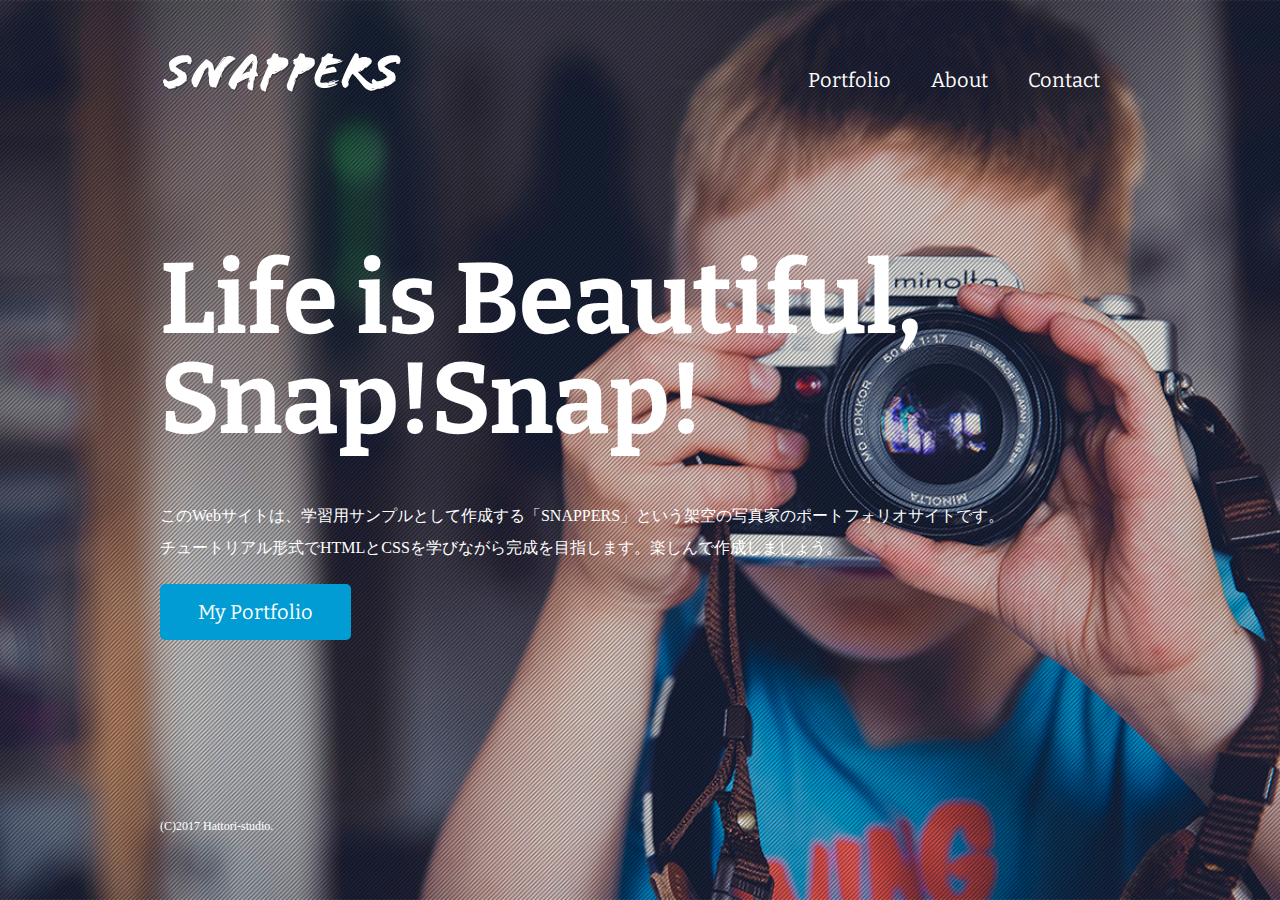
<file: no05_FullScreen/index.html>
<!DOCTYPE html>
<html>
  <head>
    <meta charset="utf-8">
    <title>風景写真家「SNAPPERS」Official Website</title>
    <link href="https://fonts.googleapis.com/css2?family=Bitter:wght@400;700&display=swap" rel="stylesheet">
    <link rel="stylesheet" href="style.css">
  </head>
  <body id="index">
    <!-- headerの始まり -->
    <header>
      <div class="logo">
        <a href="index.html"><img src="../images/logo.png" alt="SNAPPERS"></a>
      </div>
      <nav>
        <ul class="global-nav">
          <li><a href="portfolio.html">Portfolio</a></li>
          <li><a href="about.html">About</a></li>
          <li><a href="contact.html">Contact</a></li>
        </ul>
      </nav>
    </header>
    <!-- headerの終わり -->
    <!-- wrapの始まり -->
    <div id="wrap">
      <div class="content">
        <h1>Life is Beautiful, Snap!Snap!</h1>
        <p>
          このWebサイトは、学習用サンプルとして作成する「SNAPPERS」という架空の写真家のポートフォリオサイトです。<br>
          チュートリアル形式でHTMLとCSSを学びながら完成を目指します。楽しんで作成しましょう。
        </p>
        <p class="btn"><a href="portfolio.html">My Portfolio</a></p>
      </div>
    </div>
    <!-- wrapの終わり -->
    <!-- footerの始まり -->
    <footer>
      <small>(C)2017 Hattori-studio.</small>
    </footer>
    <!-- footerの終わり -->
  </body>
</html>
</file>
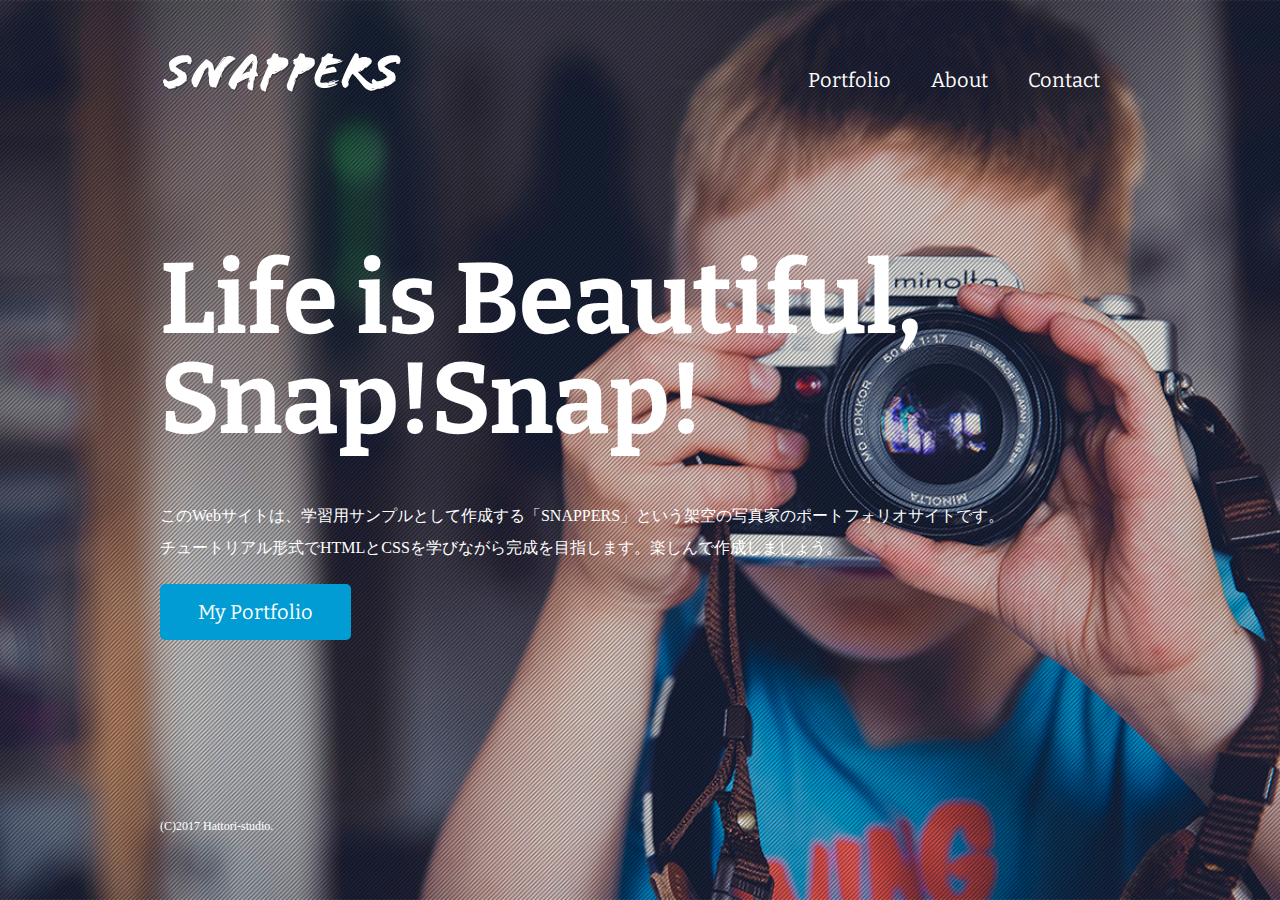
<file: no06_SingleColumn/index.html>
<!DOCTYPE html>
<html>
  <head>
    <meta charset="utf-8">
    <title>風景写真家「SNAPPERS」Official Website</title>
    <link href="https://fonts.googleapis.com/css2?family=Bitter:wght@400;700&display=swap" rel="stylesheet">
    <link rel="stylesheet" href="style.css">
    <link href="../images/favicon.ico" rel="shortcut icon">
  </head>
  <body id="index">
    <!-- headerの始まり -->
    <header>
      <div class="logo">
        <a href="index.html"><img src="../images/logo.png" alt="SNAPPERS"></a>
      </div>
      <nav>
        <ul class="global-nav">
          <li><a href="portfolio.html">Portfolio</a></li>
          <li><a href="about.html">About</a></li>
          <li><a href="contact.html">Contact</a></li>
        </ul>
      </nav>
    </header>
    <!-- headerの終わり -->
    <!-- wrapの始まり -->
    <div id="wrap">
      <div class="content">
        <h1>Life is Beautiful, Snap!Snap!</h1>
        <p>
          このWebサイトは、学習用サンプルとして作成する「SNAPPERS」という架空の写真家のポートフォリオサイトです。<br>
          チュートリアル形式でHTMLとCSSを学びながら完成を目指します。楽しんで作成しましょう。
        </p>
        <p class="btn"><a href="portfolio.html">My Portfolio</a></p>
      </div>
    </div>
    <!-- wrapの終わり -->
    <!-- footerの始まり -->
    <footer>
      <small>(C)2017 Hattori-studio.</small>
    </footer>
    <!-- footerの終わり -->
  </body>
</html>
</file>
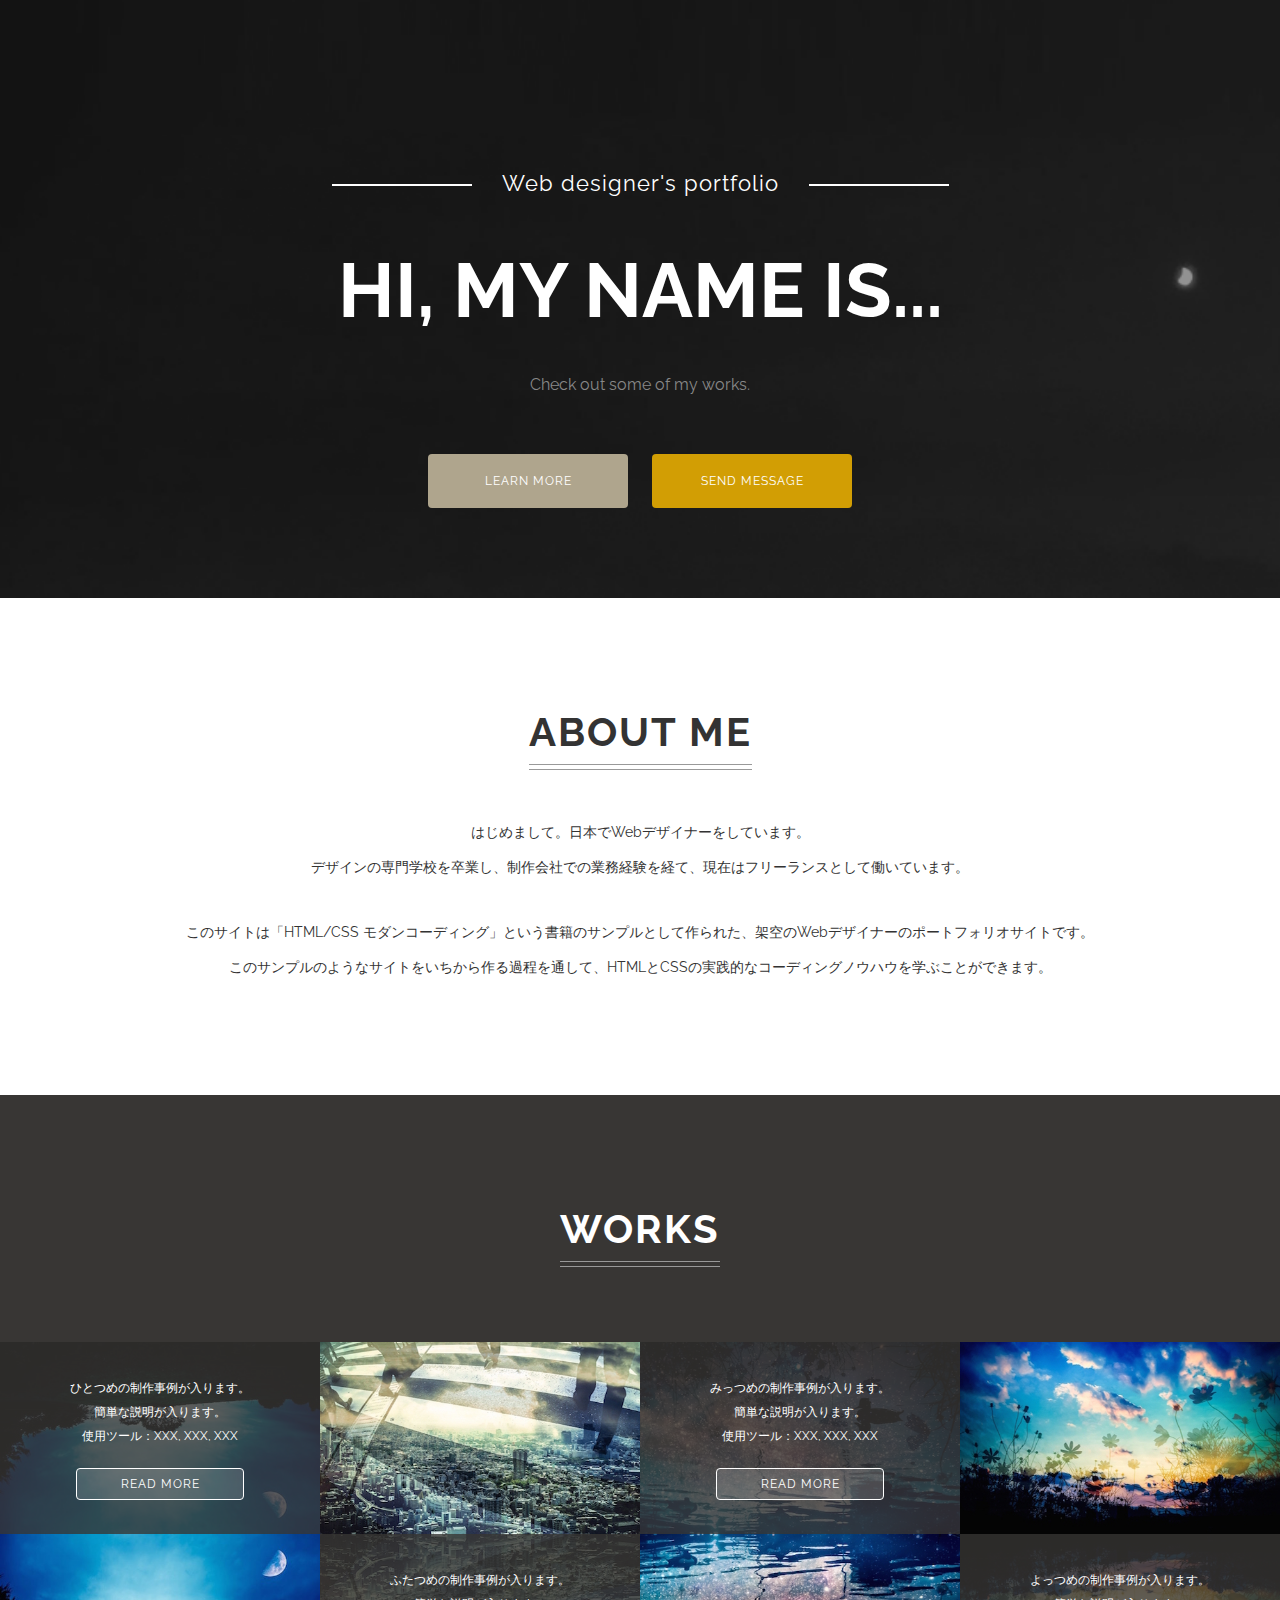
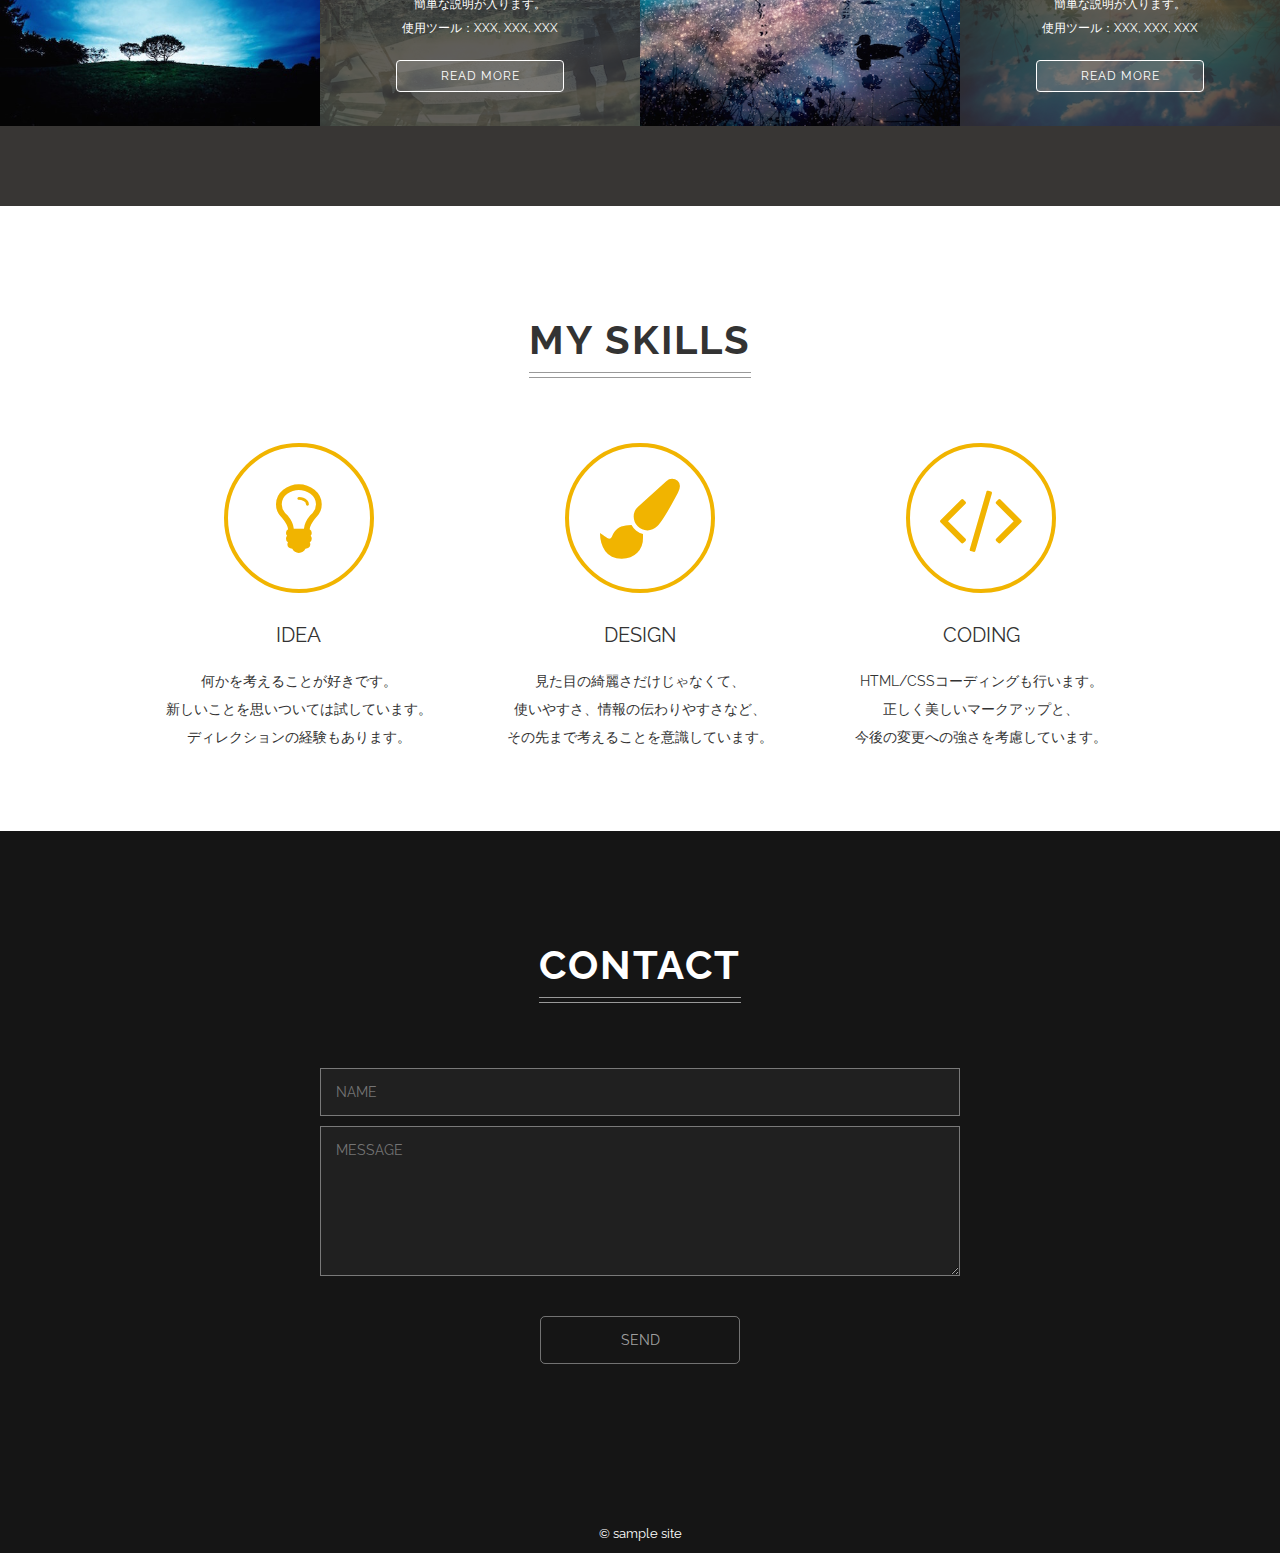
<file: sample/HTML5CSS_モダンコーディング/singlepage-layout/index.html>
<!DOCTYPE html>
<html lang="ja">
<head>
  <meta charset="UTF-8">
  <meta name="viewport" content="width=device-width,initial-scale=1.0,minimum-scale=1.0">
  <title>シングルページレイアウト</title>
  <link rel="stylesheet" href="http://fonts.googleapis.com/css?family=Raleway:700,400">
  <link rel="stylesheet" href="http://maxcdn.bootstrapcdn.com/font-awesome/4.3.0/css/font-awesome.min.css">
  <link rel="stylesheet" href="css/normalize.css">
  <link rel="stylesheet" href="css/style.css">
</head>
<body>
  <header class="header">
    <p class="site-title-sub">Web designer's portfolio</p>
    <h1 class="site-title">HI, MY NAME IS...</h1>
    <p class="site-description">Check out some of my works.</p>
    <div class="buttons">
      <a class="button" href="#about">LEARN MORE</a>
      <a class="button button-showy" href="#contact">SEND MESSAGE</a>
    </div>
  </header>
  <section class="about" id="about">
    <h2 class="heading">ABOUT ME</h2>
    <p class="about-text">
      はじめまして。日本でWebデザイナーをしています。<br>
      デザインの専門学校を卒業し、制作会社での業務経験を経て、現在はフリーランスとして働いています。
    </p>
    <p class="about-text">
      このサイトは「HTML/CSS モダンコーディング」という書籍のサンプルとして作られた、架空のWebデザイナーのポートフォリオサイトです。<br>
      このサンプルのようなサイトをいちから作る過程を通して、HTMLとCSSの実践的なコーディングノウハウを学ぶことができます。
    </p>
  </section>
  <section class="works">
    <h2 class="heading">WORKS</h2>
    <div class="works-wrapper">
      <div class="work-box tree">
        <img class="work-image" src="images/tree.jpg" alt="制作事例1">
        <div class="work-description">
          <div class="work-description-inner">
            <p class="work-text">
              ひとつめの制作事例が入ります。<br>
              簡単な説明が入ります。<br>
              使用ツール：XXX, XXX, XXX<br>
              <a href="#" class="button button-ghost">READ MORE</a>
            </p>
          </div>
        </div>
      </div>
      <div class="work-box building">
        <img class="work-image" src="images/building.jpg" alt="制作事例2">
        <div class="work-description">
          <div class="work-description-inner">
            <p class="work-text">
              ふたつめの制作事例が入ります。<br>
              簡単な説明が入ります。<br>
              使用ツール：XXX, XXX, XXX<br>
              <a href="#" class="button button-ghost">READ MORE</a>
            </p>
          </div>
        </div>
      </div>
      <div class="work-box lake">
        <img class="work-image" src="images/lake.jpg" alt="制作事例3">
        <div class="work-description">
          <div class="work-description-inner">
            <p class="work-text">
              みっつめの制作事例が入ります。<br>
              簡単な説明が入ります。<br>
              使用ツール：XXX, XXX, XXX<br>
              <a href="#" class="button button-ghost">READ MORE</a>
            </p>
          </div>
        </div>
      </div>
      <div class="work-box sky">
        <img class="work-image" src="images/sky.jpg" alt="制作事例4">
        <div class="work-description">
          <div class="work-description-inner">
            <p class="work-text">
              よっつめの制作事例が入ります。<br>
              簡単な説明が入ります。<br>
              使用ツール：XXX, XXX, XXX<br>
              <a href="#" class="button button-ghost">READ MORE</a>
            </p>
          </div>
        </div>
      </div>
    </div>
  </section>
  <section class="skills">
    <h2 class="heading">MY SKILLS</h2>
    <div class="skills-wrapper">
      <div class="skill-box">
        <i class="skill-icon fa fa-lightbulb-o"></i>
        <div class="skill-title">IDEA</div>
        <p class="skill-text">
          何かを考えることが好きです。<br>
          新しいことを思いついては試しています。<br>
          ディレクションの経験もあります。
        </p>
      </div>
      <div class="skill-box">
        <i class="skill-icon fa fa-paint-brush"></i>
        <div class="skill-title">DESIGN</div>
        <p class="skill-text">
          見た目の綺麗さだけじゃなくて、<br>
          使いやすさ、情報の伝わりやすさなど、<br>
          その先まで考えることを意識しています。
        </p>
      </div>
      <div class="skill-box">
        <i class="skill-icon fa fa-code"></i>
        <div class="skill-title">CODING</div>
        <p class="skill-text">
          HTML/CSSコーディングも行います。<br>
          正しく美しいマークアップと、<br>
          今後の変更への強さを考慮しています。
        </p>
      </div>
    </div>
  </section>
  <section class="contact" id="contact">
    <h2 class="heading">CONTACT</h2>
    <form class="contact-form">
      <input type="text" name="name" placeholder="NAME">
      <textarea name="message" placeholder="MESSAGE"></textarea>
      <input type="submit" value="SEND">
    </form>
  </section>
  <footer class="footer">
      © sample site
  </footer>
  <script src="lib/placeholders.min.js"></script>
</body>
</html>
</file>
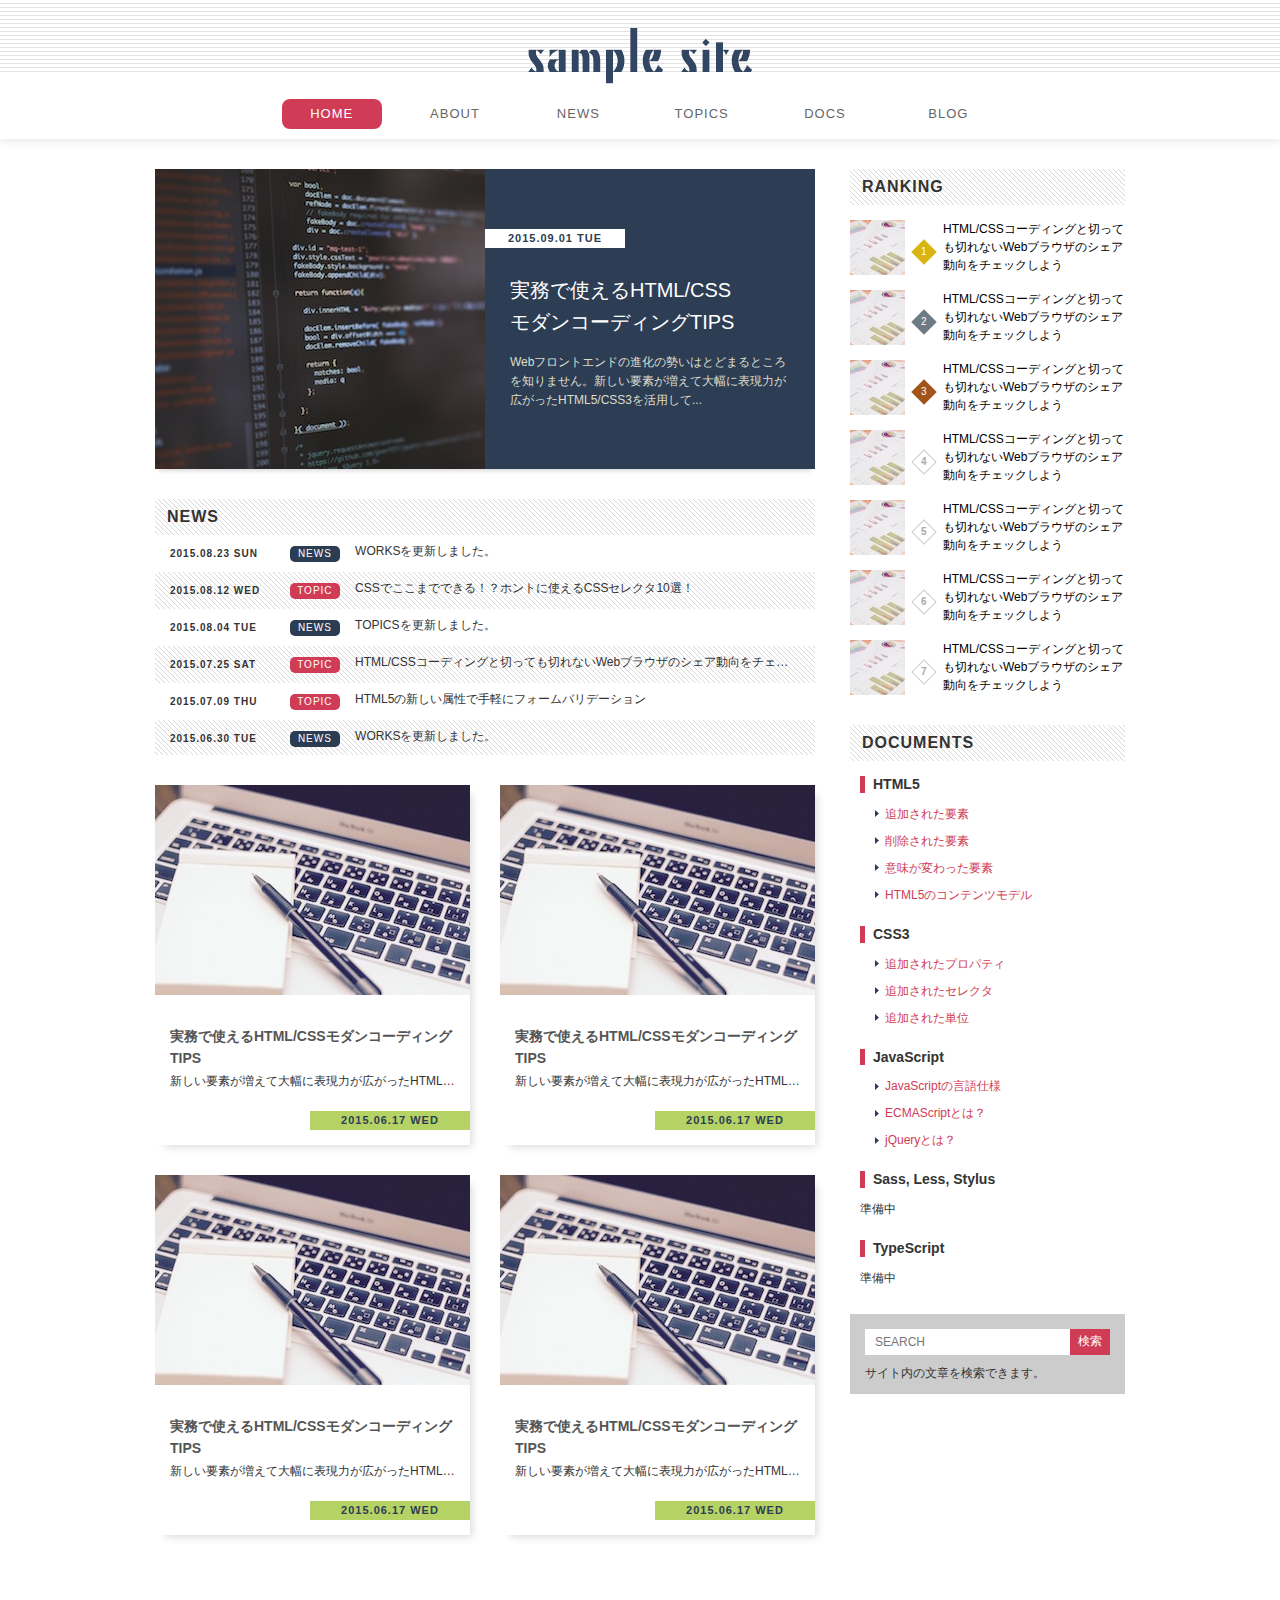
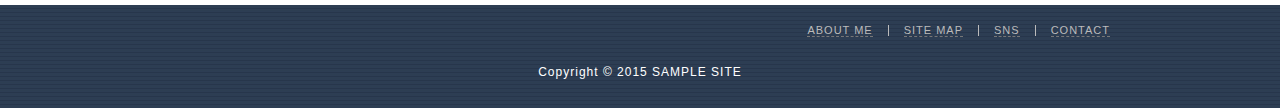
<file: sample/HTML5CSS_モダンコーディング/standard-layout/index.html>
<!DOCTYPE html>
<html lang="ja">
<head>
  <meta charset="UTF-8">
  <title>スタンダードレイアウト</title>
  <link rel="stylesheet" href="css/reset.css">
  <link rel="stylesheet" href="css/style.css">
</head>
<body>
  <header class="header">
    <h1 class="logo">
      <a href="/">SAMPLE SITE</a>
    </h1>
    <nav class="global-nav">
      <ul>
        <li class="nav-item active"><a href="#">HOME</a></li>
        <li class="nav-item"><a href="#">ABOUT</a></li>
        <li class="nav-item"><a href="#">NEWS</a></li>
        <li class="nav-item"><a href="#">TOPICS</a></li>
        <li class="nav-item"><a href="#">DOCS</a></li>
        <li class="nav-item"><a href="#">BLOG</a></li>
      </ul>
    </nav>
  </header>
  <div class="wrapper clearfix">
    <main class="main">
      <h2 class="hidden">HOT TOPIC</h2>
      <a href="#" class="hot-topic clearfix">
        <img class="image" src="./images/hot-topic.jpg" alt="コーディング画面">
        <div class="content">
          <h3 class="title">実務で使えるHTML/CSS<br>モダンコーディングTIPS</h3>
          <p class="desc">Webフロントエンドの進化の勢いはとどまるところを知りません。新しい要素が増えて大幅に表現力が広がったHTML5/CSS3を活用して...</p>
          <time class="date" datetime="2015-09-01">2015.09.01 TUE</time>
        </div>
      </a>
      <h2 class="heading">NEWS</h2>
      <ul class="scroll-list">
        <li class="scroll-item">
          <a href="#">
            <time class="date" datetime="2015-08-23">2015.08.23 SUN</time>
            <span class="category news">NEWS</span>
            <span class="title">WORKSを更新しました。</span>
          </a>
        </li>
        <li class="scroll-item">
          <a href="#">
            <time class="date" datetime="2015-08-12">2015.08.12 WED</time>
            <span class="category">TOPIC</span>
            <span class="title">CSSでここまでできる！？ホントに使えるCSSセレクタ10選！</span>
          </a>
        </li>
        <li class="scroll-item">
          <a href="#">
            <time class="date" datetime="2015-08-04">2015.08.04 TUE</time>
            <span class="category news">NEWS</span>
            <span class="title">TOPICSを更新しました。</span>
          </a>
        </li>
        <li class="scroll-item">
          <a href="#">
            <time class="date" datetime="2015-07-25">2015.07.25 SAT</time>
            <span class="category">TOPIC</span>
            <span class="title">HTML/CSSコーディングと切っても切れないWebブラウザのシェア動向をチェックしよう</span>
          </a>
        </li>
        <li class="scroll-item">
          <a href="#">
            <time class="date" datetime="2015-07-09">2015.07.09 THU</time>
            <span class="category">TOPIC</span>
            <span class="title">HTML5の新しい属性で手軽にフォームバリデーション</span>
          </a>
        </li>
        <li class="scroll-item">
          <a href="#">
            <time class="date" datetime="2015-06-30">2015.06.30 TUE</time>
            <span class="category news">NEWS</span>
            <span class="title">WORKSを更新しました。</span>
          </a>
        </li>
      </ul>
      <h2 class="hidden">ARTICLES</h2>
      <div class="clearfix">
        <a href="#" class="article-box">
          <h3 class="title">実務で使えるHTML/CSSモダンコーディングTIPS</h3>
          <p class="desc">新しい要素が増えて大幅に表現力が広がったHTML5/CSS3を活用し、モダンなコーディングにチャレンジしましょう！</p>
          <time class="date" datetime="2015-06-17">2015.06.17 WED</time>
          <img class="image" src="./images/article.jpg" alt="コーディング画面">
        </a>
        <a href="#" class="article-box">
          <h3 class="title">実務で使えるHTML/CSSモダンコーディングTIPS</h3>
          <p class="desc">新しい要素が増えて大幅に表現力が広がったHTML5/CSS3を活用し、モダンなコーディングにチャレンジしましょう！</p>
          <time class="date" datetime="2015-06-17">2015.06.17 WED</time>
          <img class="image" src="./images/article.jpg" alt="コーディング画面">
        </a>
        <a href="#" class="article-box">
          <h3 class="title">実務で使えるHTML/CSSモダンコーディングTIPS</h3>
          <p class="desc">新しい要素が増えて大幅に表現力が広がったHTML5/CSS3を活用し、モダンなコーディングにチャレンジしましょう！</p>
          <time class="date" datetime="2015-06-17">2015.06.17 WED</time>
          <img class="image" src="./images/article.jpg" alt="コーディング画面">
        </a>
        <a href="#" class="article-box">
          <h3 class="title">実務で使えるHTML/CSSモダンコーディングTIPS</h3>
          <p class="desc">新しい要素が増えて大幅に表現力が広がったHTML5/CSS3を活用し、モダンなコーディングにチャレンジしましょう！</p>
          <time class="date" datetime="2015-06-17">2015.06.17 WED</time>
          <img class="image" src="./images/article.jpg" alt="コーディング画面">
        </a>
      </div>
    </main>
    <div class="sidemenu">
      <h2 class="heading">RANKING</h2>
      <ol class="ranking">
        <li class="ranking-item">
          <a href="#">
            <img class="image" src="./images/ranking.jpg" alt="グラフの画像">
            <span class="order"></span>
            <p class="text">HTML/CSSコーディングと切っても切れないWebブラウザのシェア動向をチェックしよう</p>
          </a>
        </li>
        <li class="ranking-item">
          <a href="#">
            <img class="image" src="./images/ranking.jpg" alt="グラフの画像">
            <span class="order"></span>
            <p class="text">HTML/CSSコーディングと切っても切れないWebブラウザのシェア動向をチェックしよう</p>
          </a>
        </li>
        <li class="ranking-item">
          <a href="#">
            <img class="image" src="./images/ranking.jpg" alt="グラフの画像">
            <span class="order"></span>
            <p class="text">HTML/CSSコーディングと切っても切れないWebブラウザのシェア動向をチェックしよう</p>
          </a>
        </li>
        <li class="ranking-item">
          <a href="#">
            <img class="image" src="./images/ranking.jpg" alt="グラフの画像">
            <span class="order"></span>
            <p class="text">HTML/CSSコーディングと切っても切れないWebブラウザのシェア動向をチェックしよう</p>
          </a>
        </li>
        <li class="ranking-item">
          <a href="#">
            <img class="image" src="./images/ranking.jpg" alt="グラフの画像">
            <span class="order"></span>
            <p class="text">HTML/CSSコーディングと切っても切れないWebブラウザのシェア動向をチェックしよう</p>
          </a>
        </li>
        <li class="ranking-item">
          <a href="#">
            <img class="image" src="./images/ranking.jpg" alt="グラフの画像">
            <span class="order"></span>
            <p class="text">HTML/CSSコーディングと切っても切れないWebブラウザのシェア動向をチェックしよう</p>
          </a>
        </li>
        <li class="ranking-item">
          <a href="#">
            <img class="image" src="./images/ranking.jpg" alt="グラフの画像">
            <span class="order"></span>
            <p class="text">HTML/CSSコーディングと切っても切れないWebブラウザのシェア動向をチェックしよう</p>
          </a>
        </li>
      </ol>
      <h2 class="heading">DOCUMENTS</h2>
      <ul class="documents">
        <li>
          <h3 class="title">HTML5</h3>
          <ul>
            <li><a href="#">追加された要素</a></li>
            <li><a href="#">削除された要素</a></li>
            <li><a href="#">意味が変わった要素</a></li>
            <li><a href="#">HTML5のコンテンツモデル</a></li>
          </ul>
        </li>
        <li>
          <h3 class="title">CSS3</h3>
          <ul>
            <li><a href="#">追加されたプロパティ</a></li>
            <li><a href="#">追加されたセレクタ</a></li>
            <li><a href="#">追加された単位</a></li>
          </ul>
        </li>
        <li>
          <h3 class="title">JavaScript</h3>
          <ul>
            <li><a href="#">JavaScriptの言語仕様</a></li>
            <li><a href="#">ECMAScriptとは？</a></li>
            <li><a href="#">jQueryとは？</a></li>
          </ul>
        </li>
        <li>
          <h3 class="title">Sass, Less, Stylus</h3>
          <p>準備中</p>
        </li>
        <li>
          <h3 class="title">TypeScript</h3>
          <p>準備中</p>
        </li>
      </ul>
      <h2 class="hidden">SEARCH</h2>
      <form class="search-box">
        <input class="search-input" type="text" name="search" placeholder="SEARCH">
        <input class="search-button" type="submit" value="検索">
        <p class="text">サイト内の文章を検索できます。</p>
      </form>
    </div>
  </div>
  <footer class="footer">
    <ul class="horizontal-list">
      <li class="horizontal-item"><a href="#">ABOUT ME</a></li>
      <li class="horizontal-item"><a href="#">SITE MAP</a></li>
      <li class="horizontal-item"><a href="#">SNS</a></li>
      <li class="horizontal-item"><a href="#">CONTACT</a></li>
    </ul>
    <p class="copyright">Copyright © 2015 SAMPLE SITE</p>
  </footer>
</body>
</html>
</file>
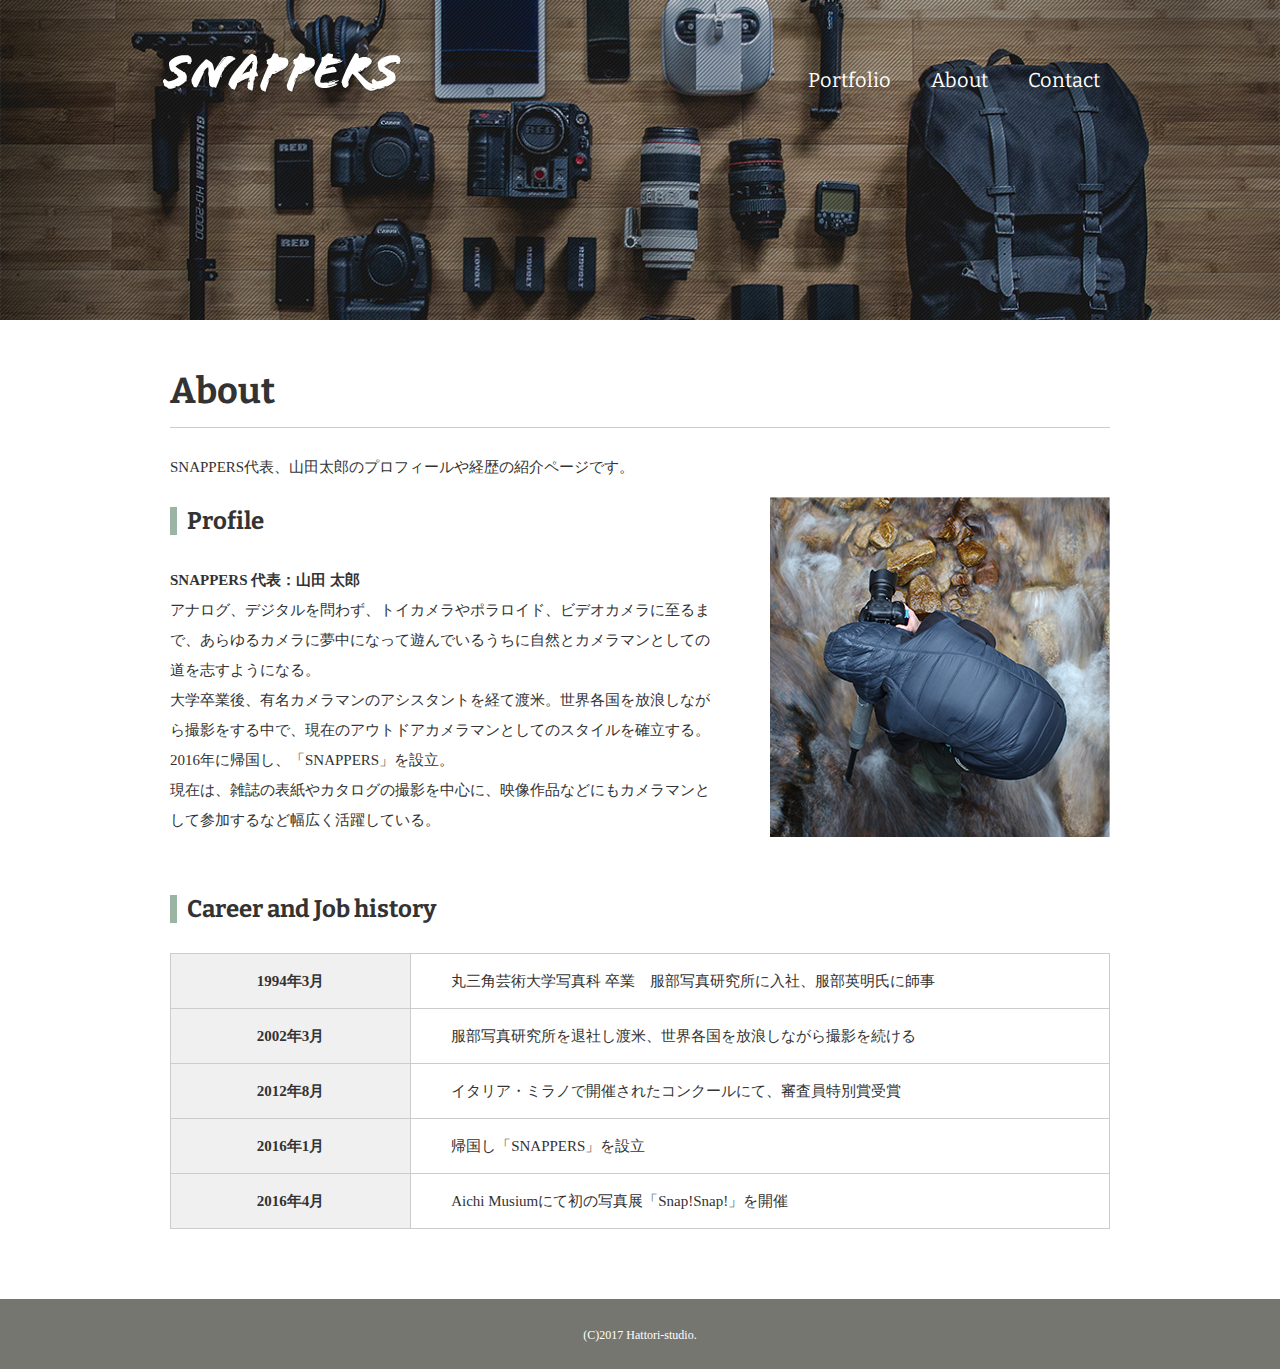
<file: no06_SingleColumn/about.html>
<!DOCTYPE html>
<html>
  <head>
    <meta charset="utf-8">
    <title>About | 風景写真家「SNAPPERS」</title>
    <link href="https://fonts.googleapis.com/css2?family=Bitter:wght@400;700&display=swap" rel="stylesheet">
    <link rel="stylesheet" href="style.css">
    <link href="../images/favicon.ico" rel="shortcut icon">
  </head>
  <body id="about">
    <!-- headerの始まり -->
    <header>
      <div class="logo">
        <a href="index.html"><img src="../images/logo.png" alt="SNAPPERS"></a>
      </div>
      <nav>
        <ul class="global-nav">
          <li><a href="portfolio.html">Portfolio</a></li>
          <li><a href="about.html">About</a></li>
          <li><a href="contact.html">Contact</a></li>
        </ul>
      </nav>
    </header>
    <!-- headerの終わり -->
    <!-- wrapの始まり -->
    <div id="wrap">
      <div class="content">
        <div class="main-center">
          <h1>About</h1>
          <p>SNAPPERS代表、山田太郎のプロフィールや経歴の紹介ページです。</p>
          <section class="profile clearfix">
            <div class="profile-txt">
              <h2 class="icon">Profile</h2>
              <p>
                <span>SNAPPERS 代表：山田 太郎</span><br>
                アナログ、デジタルを問わず、トイカメラやポラロイド、ビデオカメラに至るまで、あらゆるカメラに夢中になって遊んでいるうちに自然とカメラマンとしての道を志すようになる。<br>
                大学卒業後、有名カメラマンのアシスタントを経て渡米。世界各国を放浪しながら撮影をする中で、現在のアウトドアカメラマンとしてのスタイルを確立する。2016年に帰国し、「SNAPPERS」を設立。<br>
                現在は、雑誌の表紙やカタログの撮影を中心に、映像作品などにもカメラマンとして参加するなど幅広く活躍している。
              </p>
            </div>
            <img src="../images/about-profile.png" alt="山田太郎プロフィール画像" class="profile-image">
          </section>
          <section class="career">
            <h2 class="icon">Career and Job history</h2>
            <table>
              <tr>
                <th>1994年3月</th>
                <td>丸三角芸術大学写真科 卒業　服部写真研究所に入社、服部英明氏に師事</td>
              </tr>
              <tr>
                <th>2002年3月</th>
                <td>服部写真研究所を退社し渡米、世界各国を放浪しながら撮影を続ける</td>
              </tr>
              <tr>
                <th>2012年8月</th>
                <td>イタリア・ミラノで開催されたコンクールにて、審査員特別賞受賞</td>
              </tr>
              <tr>
                <th>2016年1月</th>
                <td>帰国し「SNAPPERS」を設立</td>
              </tr>
              <tr>
                <th>2016年4月</th>
                <td>Aichi Musiumにて初の写真展「Snap!Snap!」を開催</td>
              </tr>
            </table>
          </section>
        </div>
      </div>
    </div>
    <!-- wrapの終わり -->
    <!-- footerの始まり -->
    <footer>
      <small>(C)2017 Hattori-studio.</small>
    </footer>
    <!-- footerの終わり -->
  </body>
</html>
</file>
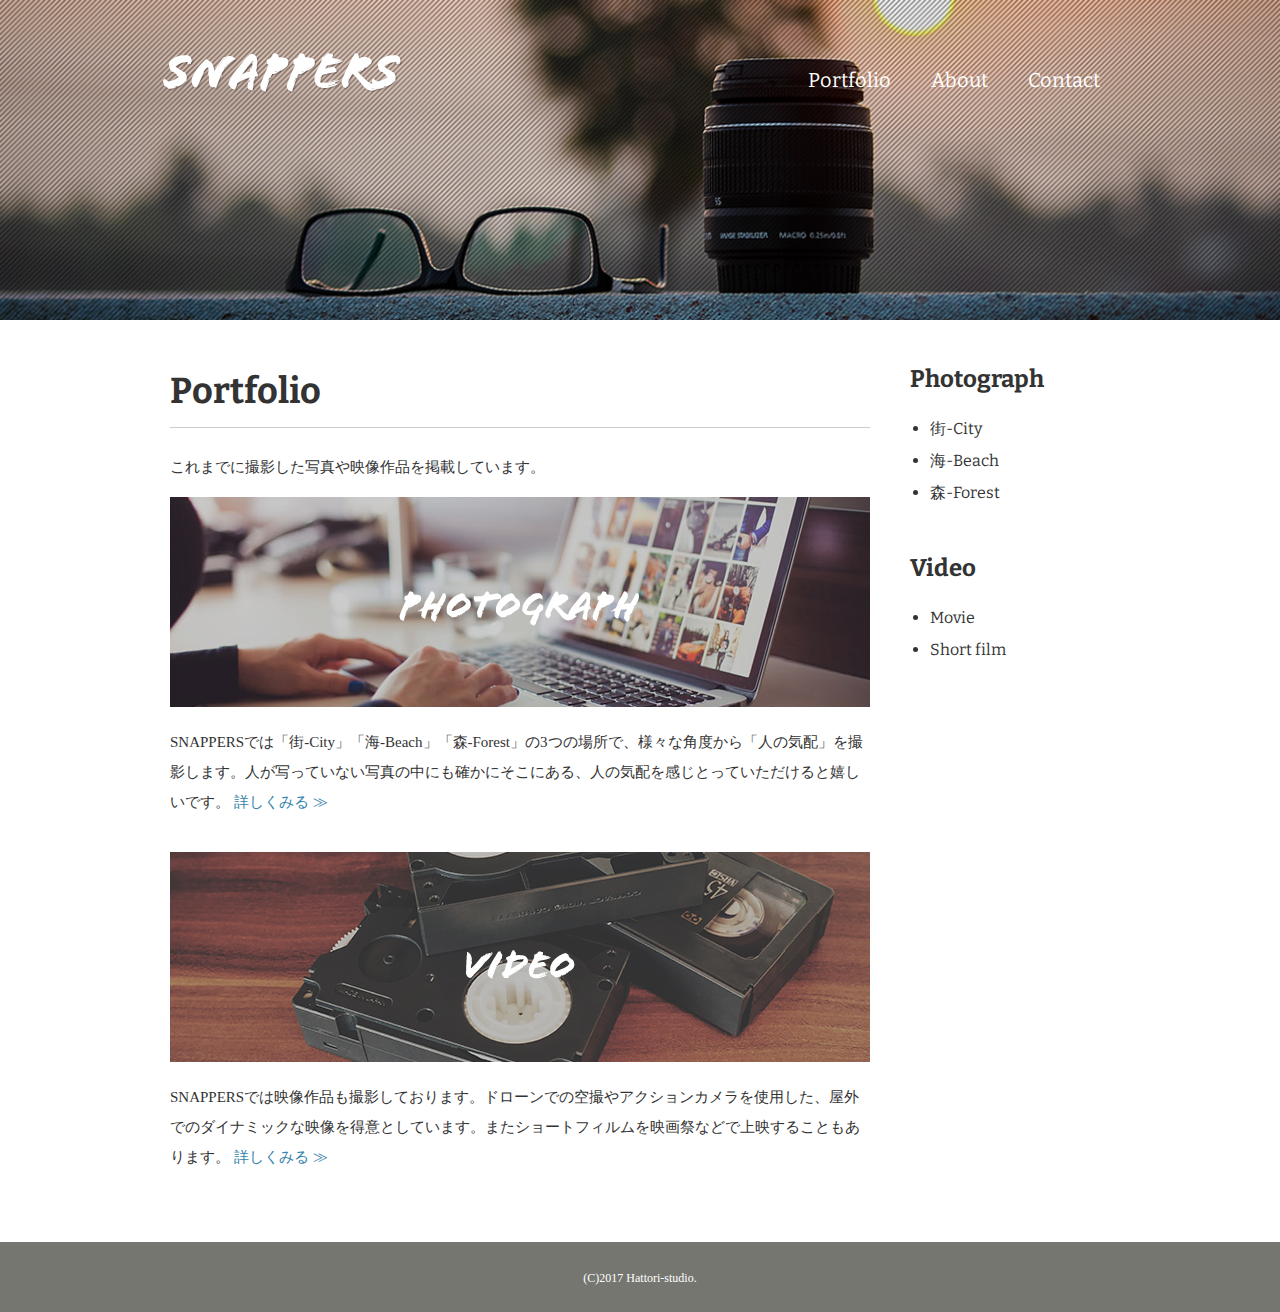
<file: no07_DoubleColumn/portfolio.html>
<!DOCTYPE html>
<html>
  <head>
    <meta charset="utf-8">
    <title>Portfolio | 風景写真家「SNAPPERS」</title>
    <link href="https://fonts.googleapis.com/css2?family=Bitter:wght@400;700&display=swap" rel="stylesheet">
    <link rel="stylesheet" href="style.css">
    <link href="../images/favicon.ico" rel="shortcut icon">
  </head>
  <body id="portfolio">
    <!-- headerの始まり -->
    <header>
      <div class="logo">
        <a href="index.html"><img src="../images/logo.png" alt="SNAPPERS"></a>
      </div>
      <nav>
        <ul class="global-nav">
          <li><a href="portfolio.html">Portfolio</a></li>
          <li><a href="about.html">About</a></li>
          <li><a href="contact.html">Contact</a></li>
        </ul>
      </nav>
    </header>
    <!-- headerの終わり -->
    <!-- wrapの始まり -->
    <div id="wrap" class="clearfix">
      <div class="content">
        <div class="main">
          <h1>Portfolio</h1>
          <p>これまでに撮影した写真や映像作品を掲載しています。</p>
          <section>
            <h2><a href="photograph.html"><img src="../images/portfolio-photo.jpg" alt="PHOTOGRAPH"></a></h2>
            <p>
              SNAPPERSでは「街-City」「海-Beach」「森-Forest」の3つの場所で、様々な角度から「人の気配」を撮影します。人が写っていない写真の中にも確かにそこにある、人の気配を感じとっていただけると嬉しいです。
              <a href="photograph.html">詳しくみる ≫</a>
            </p>
          </section>
          <section>
            <h2><a href="video.html" ><img src="../images/portfolio-video.jpg" alt="VIDEO"></a></h2>
            <p>
              SNAPPERSでは映像作品も撮影しております。ドローンでの空撮やアクションカメラを使用した、屋外でのダイナミックな映像を得意としています。またショートフィルムを映画祭などで上映することもあります。
              <a href="video.html">詳しくみる ≫</a></p>
          </section>
        </div>
        <aside class="sidebar">
          <section>
            <h2>Photograph</h2>
            <ul>
              <li><a href="photograph.html#city">街-City</a></li>
              <li><a href="photograph.html#beach">海-Beach</a></li>
              <li><a href="photograph.html#forest">森-Forest</a></li>
            </ul>
          </section>
          <section>
            <h2>Video</h2>
            <ul>
              <li><a href="video.html#movie">Movie</a></li>
              <li><a href="video.html#short-film">Short film</a></li>
            </ul>
          </section>
        </aside>
      </div>
    </div>
    <!-- wrapの終わり -->
    <!-- footerの始まり -->
    <footer>
      <small>(C)2017 Hattori-studio.</small>
    </footer>
    <!-- footerの終わり -->
  </body>
</html>
</file>
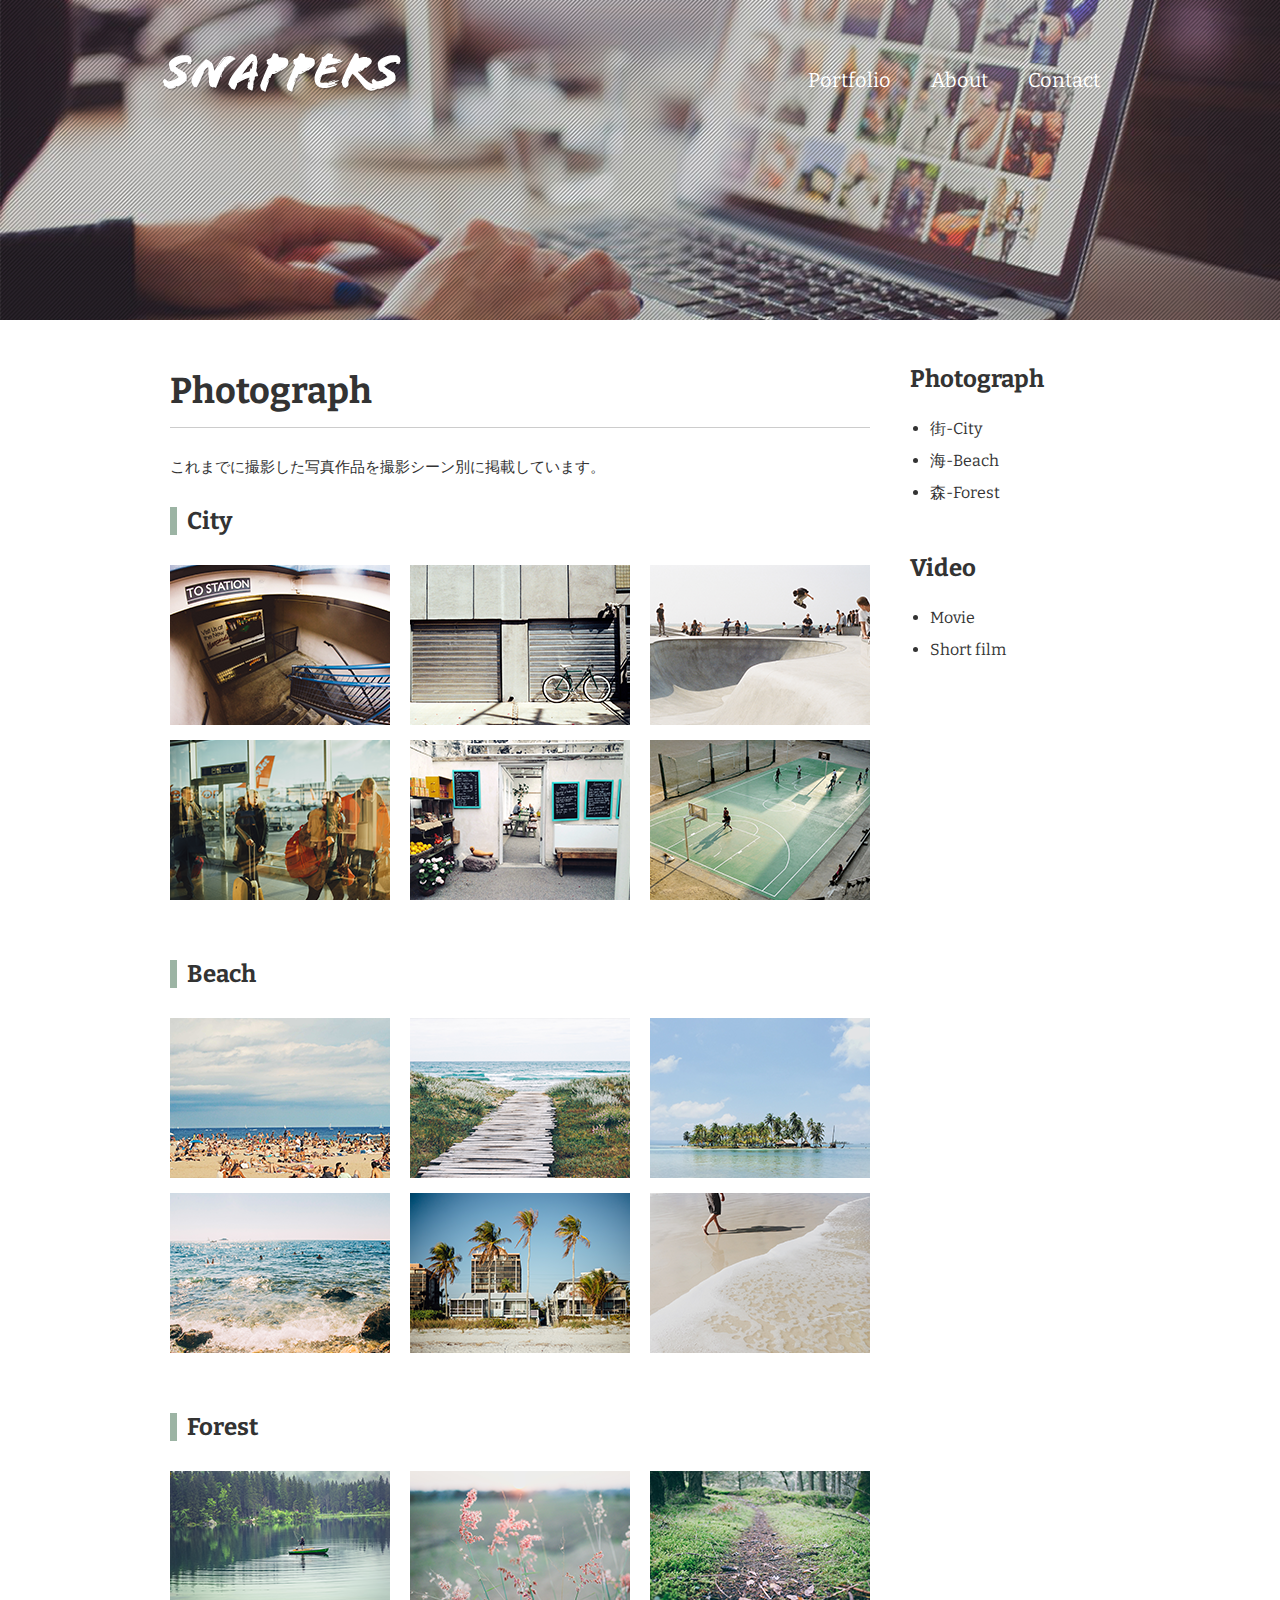
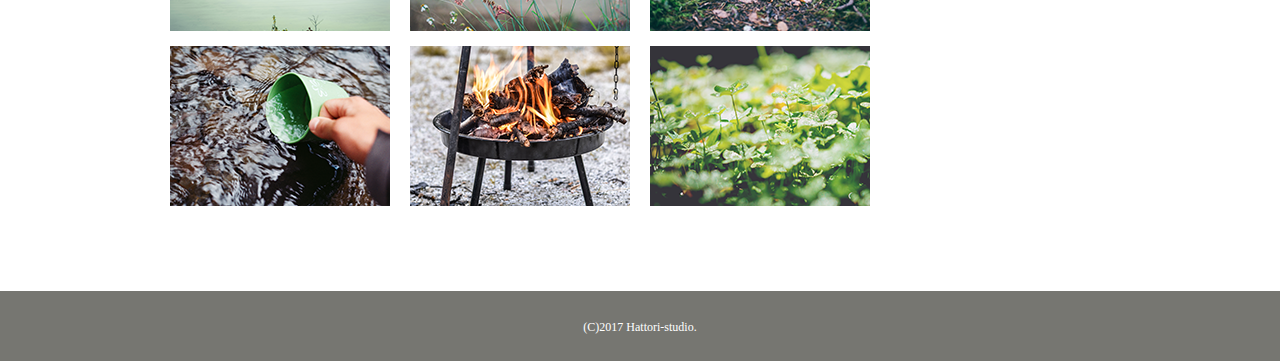
<file: no08_GridLayout/photograph.html>
<!DOCTYPE html>
<html>
  <head>
    <meta charset="utf-8">
    <title>Photograph | 風景写真家「SNAPPERS」</title>
    <link href="https://fonts.googleapis.com/css2?family=Bitter:wght@400;700&display=swap" rel="stylesheet">
    <link rel="stylesheet" href="style.css">
    <link href="../images/favicon.ico" rel="shortcut icon">
  </head>
  <body id="photograph">
    <!-- headerの始まり -->
    <header>
      <div class="logo">
        <a href="index.html"><img src="../images/logo.png" alt="SNAPPERS"></a>
      </div>
      <nav>
        <ul class="global-nav">
          <li><a href="portfolio.html">Portfolio</a></li>
          <li><a href="about.html">About</a></li>
          <li><a href="contact.html">Contact</a></li>
        </ul>
      </nav>
    </header>
    <!-- headerの終わり -->
    <!-- wrapの始まり -->
    <div id="wrap" class="clearfix">
      <div class="content">
        <div class="main">
          <h1>Photograph</h1>
          <p>これまでに撮影した写真作品を撮影シーン別に掲載しています。</p>
          <section id="city">
            <h2 class="icon">City</h2>
            <ul class="clearfix photograph-list">
              <li><img src="../images/photograph-city-01.png" alt="駅への階段"></li>
              <li><img src="../images/photograph-city-02.png" alt="自転車とシャッター"></li>
              <li><img src="../images/photograph-city-03.png" alt="スケートパーク"></li>
              <li><img src="../images/photograph-city-04.png" alt="エアポート"></li>
              <li><img src="../images/photograph-city-05.png" alt="雑貨を扱う店舗"></li>
              <li><img src="../images/photograph-city-06.png" alt="ストリートバスケ"></li>
            </ul>
          </section>
          <section id="beach">
            <h2 class="icon">Beach</h2>
            <ul class="clearfix photograph-list">
              <li><img src="../images/photograph-beach-01.png" alt="海水浴場"></li>
              <li><img src="../images/photograph-beach-02.png" alt="ビーチへ続く道"></li>
              <li><img src="../images/photograph-beach-03.png" alt="離れ小島"></li>
              <li><img src="../images/photograph-beach-04.png" alt="岩場と波"></li>
              <li><img src="../images/photograph-beach-05.png" alt="ヤシの木"></li>
              <li><img src="../images/photograph-beach-06.png" alt="波打ち際"></li>
            </ul>
          </section>
          <section id="forest">
            <h2 class="icon">Forest</h2>
            <ul class="clearfix photograph-list">
              <li><img src="../images/photograph-forest-01.png" alt="池と小舟"></li>
              <li><img src="../images/photograph-forest-02.png" alt="可憐な花"></li>
              <li><img src="../images/photograph-forest-03.png" alt="森の小径"></li>
              <li><img src="../images/photograph-forest-04.png" alt="清流をカップで掬う"></li>
              <li><img src="../images/photograph-forest-05.png" alt="焚き火台"></li>
              <li><img src="../images/photograph-forest-06.png" alt="新芽と若葉"></li>
            </ul>
          </section>
        </div>
        <aside class="sidebar">
          <section>
            <h2>Photograph</h2>
            <ul>
              <li><a href="photograph.html#city">街-City</a></li>
              <li><a href="photograph.html#beach">海-Beach</a></li>
              <li><a href="photograph.html#forest">森-Forest</a></li>
            </ul>
          </section>
          <section>
            <h2>Video</h2>
            <ul>
              <li><a href="video.html#movie">Movie</a></li>
              <li><a href="video.html#short-film">Short film</a></li>
            </ul>
          </section>
        </aside>
      </div>
    </div>
    <!-- wrapの終わり -->
    <!-- footerの始まり -->
    <footer>
      <small>(C)2017 Hattori-studio.</small>
    </footer>
    <!-- footerの終わり -->
  </body>
</html>
</file>
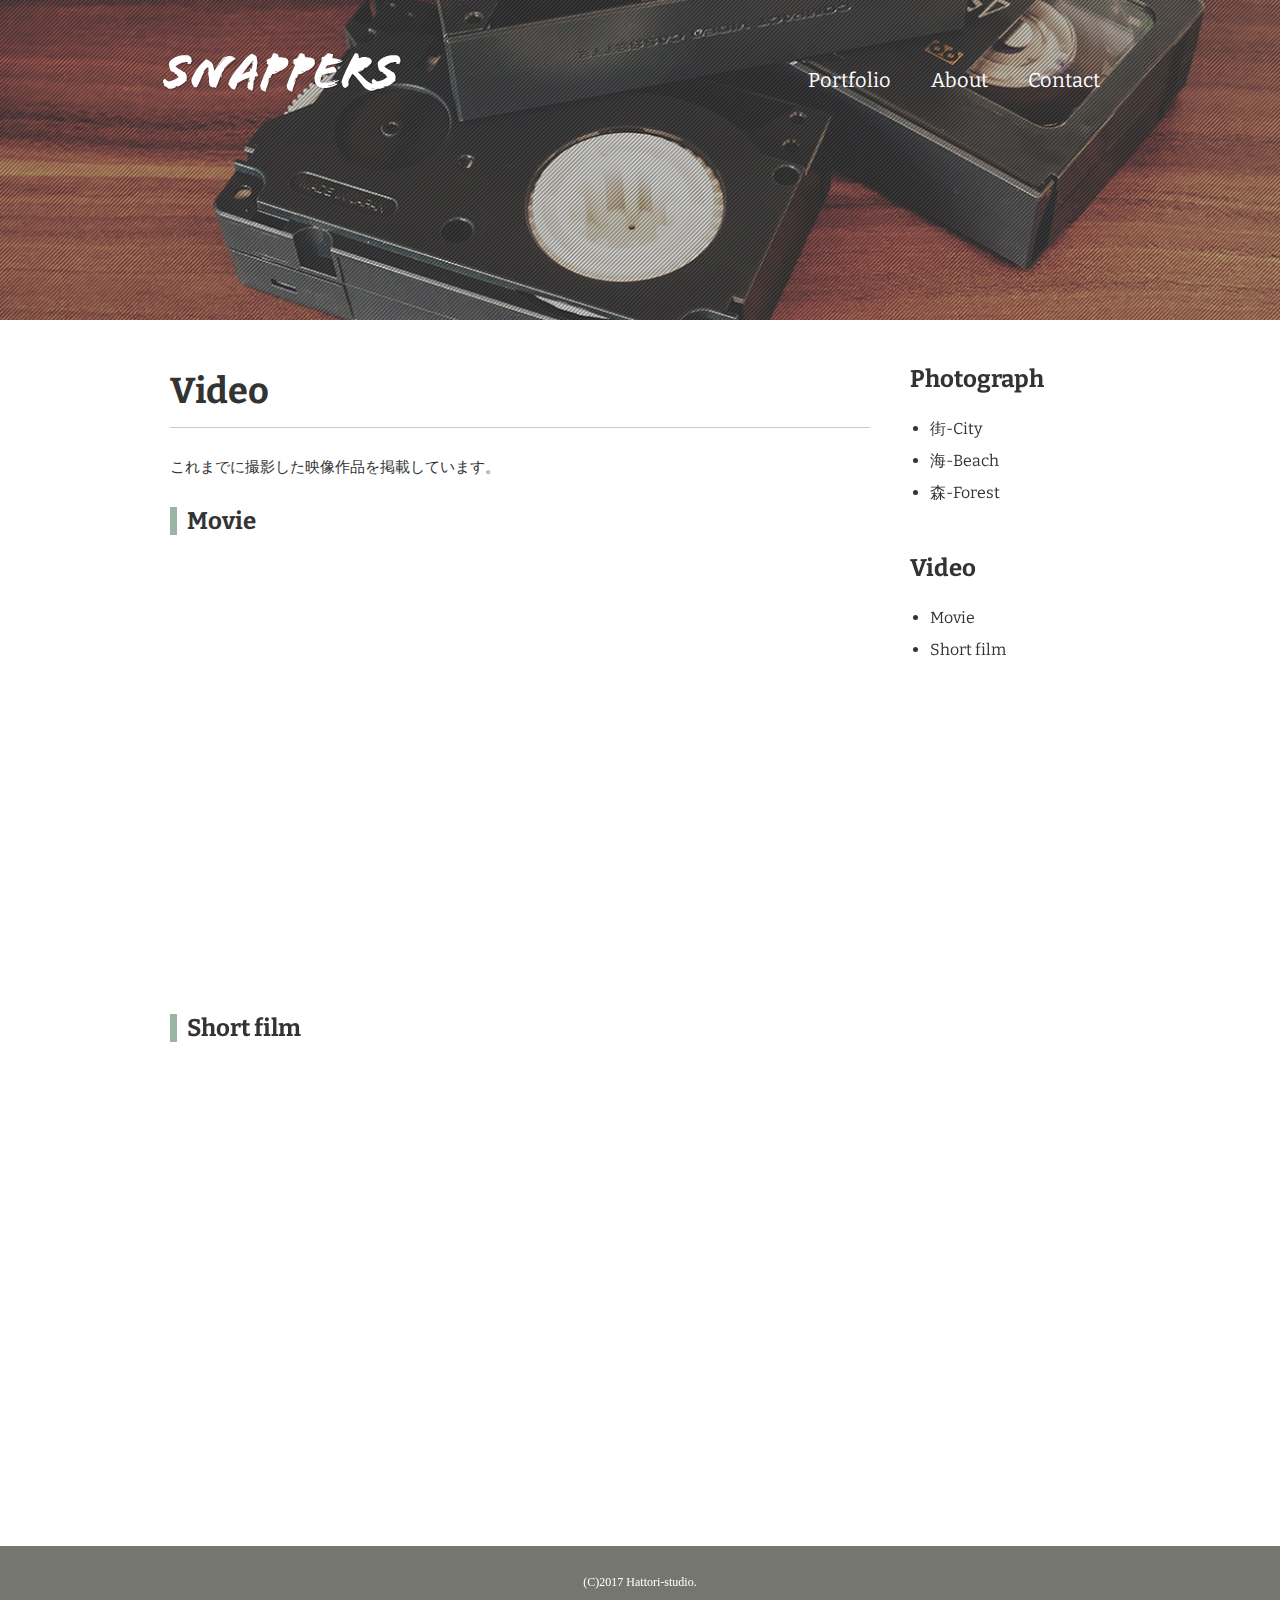
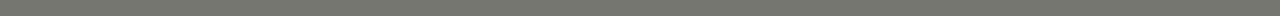
<file: no08_GridLayout/video.html>
<!DOCTYPE html>
<html>
  <head>
    <meta charset="utf-8">
    <title>Video | 風景写真家「SNAPPERS」</title>
    <link href="https://fonts.googleapis.com/css2?family=Bitter:wght@400;700&display=swap" rel="stylesheet">
    <link rel="stylesheet" href="style.css">
    <link href="../images/favicon.ico" rel="shortcut icon">
  </head>
  <body id="video">
    <!-- headerの始まり -->
    <header>
      <div class="logo">
        <a href="index.html"><img src="../images/logo.png" alt="SNAPPERS"></a>
      </div>
      <nav>
        <ul class="global-nav">
          <li><a href="portfolio.html">Portfolio</a></li>
          <li><a href="about.html">About</a></li>
          <li><a href="contact.html">Contact</a></li>
        </ul>
      </nav>
    </header>
    <!-- headerの終わり -->
    <!-- wrapの始まり -->
    <div id="wrap" class="clearfix">
      <div class="content">
        <div class="main">
          <h1>Video</h1>
          <p>これまでに撮影した映像作品を掲載しています。</p>
          <section id="movie">
            <h2 class="icon">Movie</h2>
            <iframe width="700" height="394" src="https://www.youtube.com/embed/DgNOX9lfck8" frameborder="0" allowfullscreen></iframe>
          </section>
          <section id="short-film">
            <h2 class="icon">Short film</h2>
            <iframe width="700" height="394" src="https://www.youtube.com/embed/NSojQoROjHk" frameborder="0" allowfullscreen></iframe>
          </section>
        </div>
        <aside class="sidebar">
          <section>
            <h2>Photograph</h2>
            <ul>
              <li><a href="photograph.html#city">街-City</a></li>
              <li><a href="photograph.html#beach">海-Beach</a></li>
              <li><a href="photograph.html#forest">森-Forest</a></li>
            </ul>
          </section>
          <section>
            <h2>Video</h2>
            <ul>
              <li><a href="video.html#movie">Movie</a></li>
              <li><a href="video.html#short-film">Short film</a></li>
            </ul>
          </section>
        </aside>
      </div>
    </div>
    <!-- wrapの終わり -->
    <!-- footerの始まり -->
    <footer>
      <small>(C)2017 Hattori-studio.</small>
    </footer>
    <!-- footerの終わり -->
  </body>
</html>
</file>
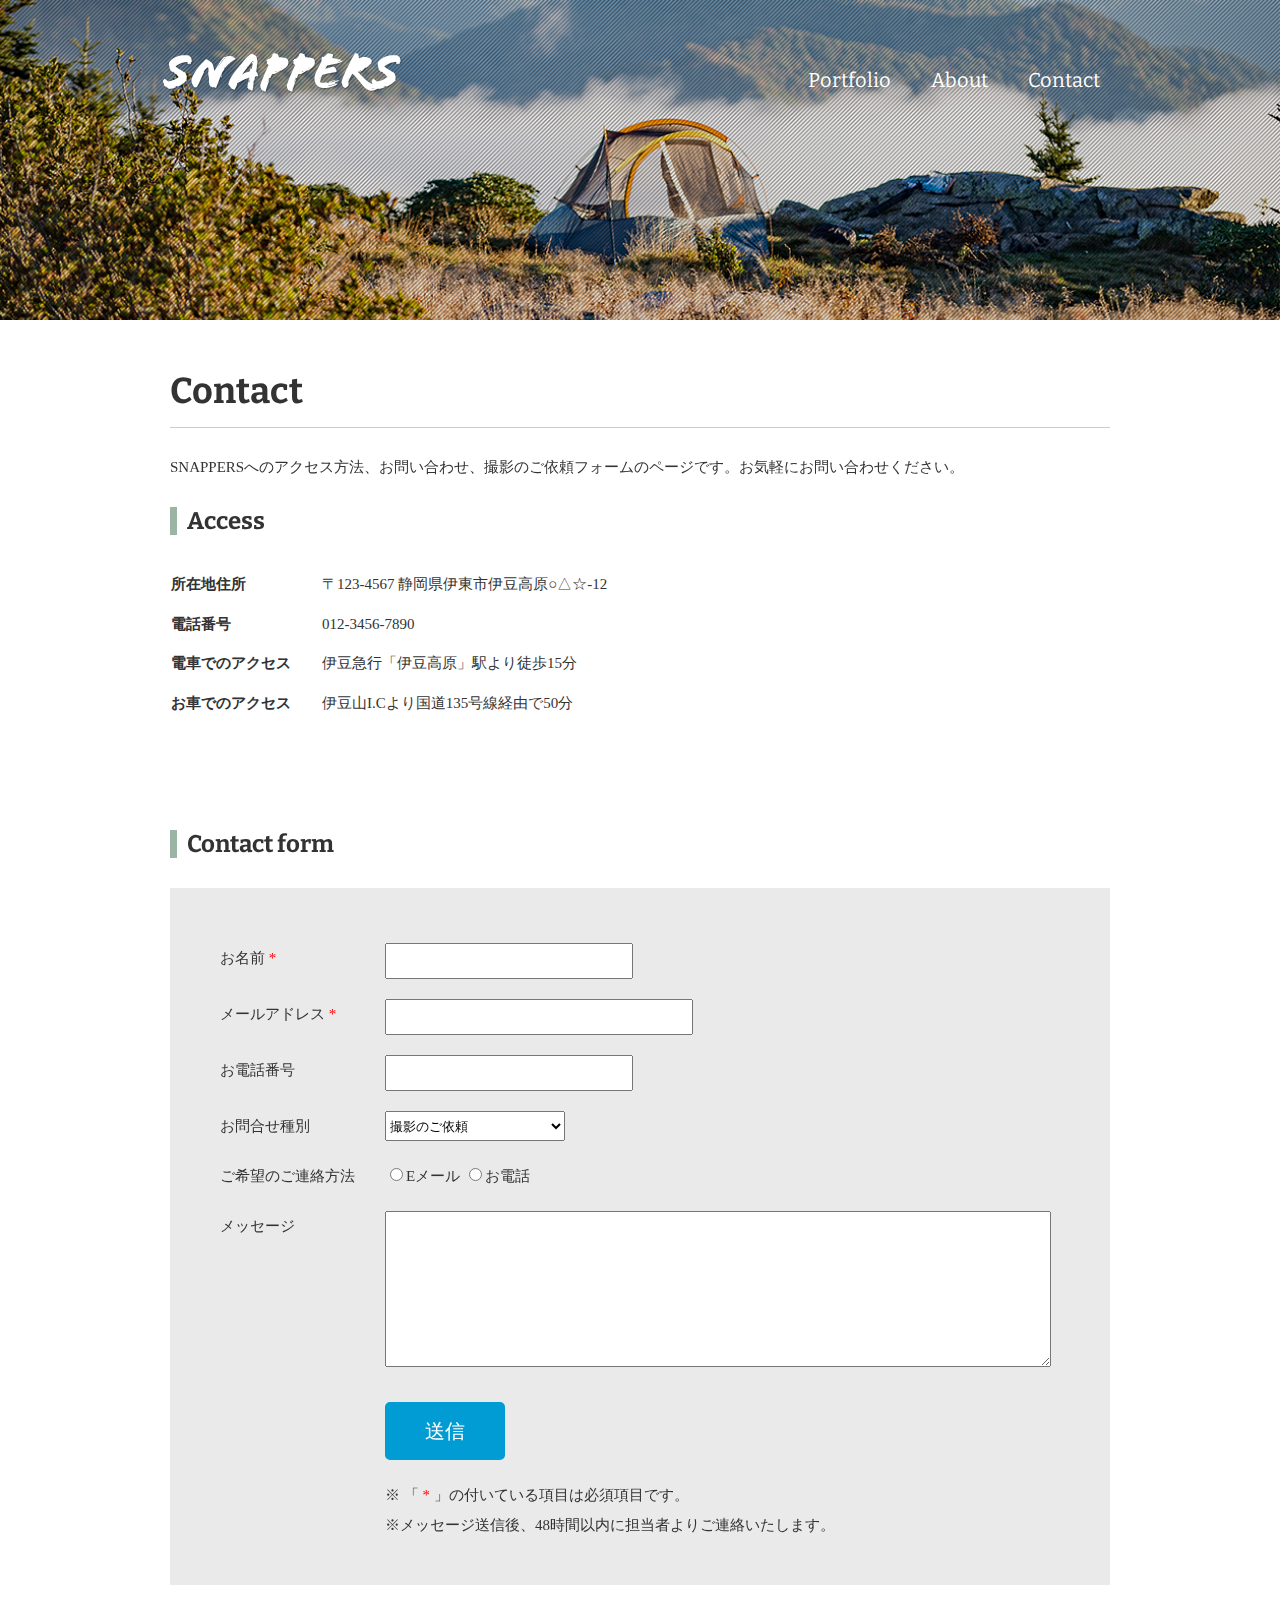
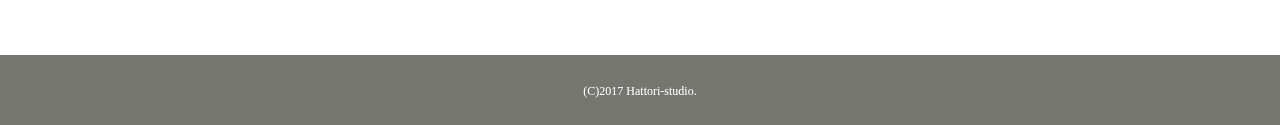
<file: no09_ContactForm/contact.html>
<!DOCTYPE html>
<html>
  <head>
    <meta charset="utf-8">
    <title>Contact | 風景写真家「SNAPPERS」</title>
    <link href="https://fonts.googleapis.com/css2?family=Bitter:wght@400;700&display=swap" rel="stylesheet">
    <link rel="stylesheet" href="style.css">
    <link href="../images/favicon.ico" rel="shortcut icon">
  </head>
  <body id="contact">
    <!-- headerの始まり -->
    <header>
      <div class="logo">
        <a href="index.html"><img src="../images/logo.png" alt="SNAPPERS"></a>
      </div>
      <nav>
        <ul class="global-nav">
          <li><a href="portfolio.html">Portfolio</a></li>
          <li><a href="about.html">About</a></li>
          <li><a href="contact.html">Contact</a></li>
        </ul>
      </nav>
    </header>
    <!-- headerの終わり -->
    <!-- wrapの始まり -->
    <div id="wrap">
      <div class="content">
        <div class="main-center">
          <h1>Contact</h1>
          <p>SNAPPERSへのアクセス方法、お問い合わせ、撮影のご依頼フォームのページです。お気軽にお問い合わせください。</p>
          <section class="access clearfix">
            <h2 class="icon">Access</h2>
            <table>
              <tr>
                <th>所在地住所</th>
                <td>〒123-4567 静岡県伊東市伊豆高原○△☆-12</td>
              </tr>
              <tr>
                <th>電話番号</th>
                <td>012-3456-7890</td>
              </tr>
              <tr>
                <th>電車でのアクセス</th>
                <td>伊豆急行「伊豆高原」駅より徒歩15分</td>
              </tr>
              <tr>
                <th>お車でのアクセス</th>
                <td>伊豆山I.Cより国道135号線経由で50分</td>
              </tr>
            </table>
            <iframe src="https://www.google.com/maps/embed?pb=!1m18!1m12!1m3!1d26182.205182578145!2d139.08768098094205!3d34.88697964156153!2m3!1f0!2f0!3f0!3m2!1i1024!2i768!4f13.1!3m3!1m2!1s0x6019dc91e6c93e4f%3A0xae7aa327d6680a4!2z5LyK6LGG6auY5Y6f6aeF!5e0!3m2!1sja!2sjp!4v1609594495704!5m2!1sja!2sjp" width="460" height="220" frameborder="0" style="border:0;" allowfullscreen="" aria-hidden="false" tabindex="0"></iframe>
          </section>
          <section>
            <h2 class="icon">Contact form</h2>
            <div class="form">
              <form>
                <dl>
                  <dt><span class="required">お名前</span></dt>
                  <dd><input type="text" name="name" class="name" required></dd>
                  <dt><span class="required">メールアドレス</span></dt>
                  <dd><input type="email" name="email" class="email" required></dd>
                  <dt>お電話番号</dt>
                  <dd><input type="tel" name="tel" class="tel"></dd>
                  <dt>お問合せ種別</dt>
                  <dd>
                    <select name="type" class="type">
                      <option value="撮影のご依頼">撮影のご依頼</option>
                      <option value="講演・各種メディア出演のご依頼">講演・各種メディア出演のご依頼</option>
                      <option value="その他お問い合わせ">その他お問い合わせ</option>
                    </select>
                  </dd>
                  <dt>ご希望のご連絡方法</dt>
                  <dd>
                    <input type="radio" name="contact" value="Eメール">Eメール
                    <input type="radio" name="contact" value="お電話">お電話
                  </dd>
                  <dt>メッセージ</dt>
                  <dd><textarea name="message" class="message"></textarea></dd>
                </dl>
                <button type="submit">送信</button>
              </form>
              <div class="attention">
                <p>
                  ※ 「<span class="required"></span>」の付いている項目は必須項目です。<br>
                  ※メッセージ送信後、48時間以内に担当者よりご連絡いたします。
                </p>
              </div>
            </div>
          </section>
        </div>
      </div>
    </div>
    <!-- wrapの終わり -->
    <!-- footerの始まり -->
    <footer>
      <small>(C)2017 Hattori-studio.</small>
    </footer>
    <!-- footerの終わり -->
  </body>
</html>
</file>
<file: no05_FullScreen/style.css>
@charset "utf-8";

body {
  margin: 0;
  padding: 0;
  background-color: #cccccc;
  color: #333333;
  font-size: 15px;
  line-height: 2;
}
/* リセットCSSの一種 */
p, h1, h2, h3, h4, h5, h6 {
  margin-top: 0;
}
img {
  vertical-align: bottom;
}

ul {
  margin: 0;
  padding: 0;
}
/* 訪問前で異なるスタイルを適用 */
a {
  color: #3583aa;
  text-decoration: none;
}
a:visited {
  color: #788d98;
}
a:hover {
  text-decoration: underline;
}
/* ヘッダー メニューを横並びにしてここだけaタグのデザインを変える */
header {
  width: 960px;
  height: 100px;
  margin: 0 auto;
}
.logo {
  float: left;
  margin-top: 50px;
}
.global-nav {
  float: right;
  margin-top: 60px;
}
.global-nav li {
  float: left;
  margin: 0 20px;
  font-size: 20px;
  list-style: none;
  font-family: 'Bitter', serif;
}
.global-nav li a {
  color: #ffffff;
}
.global-nav li a:hover {
  border-bottom: 2px solid #ffffff;
  padding-bottom: 3px;
  text-decoration: none;
}
/* コンテンツ */
#wrap {
  clear: both;
}
.content {
  width: 960px;
  margin: 0 auto;
}
/* フッター */
footer {
  text-align: center;
  color: #ffffff;
  padding: 20px 0;
}
footer small {
  font-size: 12px;
}

/* id="index"の中だけに適用するため */
#index h1 {
  font-size: 100px;
  line-height: 1;
  color: #fff;
  font-family: 'Bitter', serif;
  margin-bottom: 50px;
}

#index .content {
  margin-top: 150px;
}

#index p {
  font-size: 16px;
  color: #fff;
}

/* ボタンの大きさを調整するためにブロックレベル要素に */
.btn a {
  background-color: #009cd3;
  color: #fff;
  font-size: 20px;
  font-family: 'Bitter', serif;
  width: 185px;
  display: block;
  text-align: center;
  line-height: 50px;
  margin-top: 20px;
  border-radius: 5px;
  border: 3px solid #009cd3;
}
/* ボタンにカーソルおいたら反応するように */
.btn a:hover {
  text-decoration: none;
  background-color: #fff;
  color: #009cd3;
}

#index footer {
  width: 960px;
  margin: 150px auto 0 auto;
  text-align: left;
}

/* フルスクリーンの背景画像 */
#index {
  background-image: url(../images/bg-index.jpg);
  background-repeat: no-repeat;
  background-position: center center;
  background-attachment: fixed;
  background-size: cover;
}
</file>
<file: no06_SingleColumn/style.css>
@charset "utf-8";

body {
  margin: 0;
  padding: 0;
  background-color: #cccccc;
  color: #333333;
  font-size: 15px;
  line-height: 2;
}
/* リセットCSSの一種 */
p, h1, h2, h3, h4, h5, h6 {
  margin-top: 0;
}
img {
  vertical-align: bottom;
}

ul {
  margin: 0;
  padding: 0;
}
/* 訪問前で異なるスタイルを適用 */
a {
  color: #3583aa;
  text-decoration: none;
}
a:visited {
  color: #788d98;
}
a:hover {
  text-decoration: underline;
}
/* ヘッダー メニューを横並びにしてここだけaタグのデザインを変える */
header {
  width: 960px;
  height: 100px;
  margin: 0 auto;
}
.logo {
  float: left;
  margin-top: 50px;
}
.global-nav {
  float: right;
  margin-top: 60px;
}
.global-nav li {
  float: left;
  margin: 0 20px;
  font-size: 20px;
  list-style: none;
  font-family: 'Bitter', serif;
}
.global-nav li a {
  color: #ffffff;
}
.global-nav li a:hover {
  border-bottom: 2px solid #ffffff;
  padding-bottom: 3px;
  text-decoration: none;
}
/* コンテンツ */
#wrap {
  clear: both;
  background-color: #fff;
  margin-top: 220px;
  padding: 35px 0;
}
.content {
  width: 960px;
  margin: 0 auto;
}
/* フッター */
footer {
  text-align: center;
  color: #ffffff;
  padding: 20px 0;
  background-color: #767671;
}
footer small {
  font-size: 12px;
}

/* id="index"の中だけに適用するため */
#index h1 {
  font-size: 100px;
  line-height: 1;
  color: #fff;
  font-family: 'Bitter', serif;
  margin-bottom: 50px;
  border: none;
}

#index .content {
  margin-top: 150px;
}

#index p {
  font-size: 16px;
  color: #fff;
}

/* ボタンの大きさを調整するためにブロックレベル要素に */
.btn a {
  background-color: #009cd3;
  color: #fff;
  font-size: 20px;
  font-family: 'Bitter', serif;
  width: 185px;
  display: block;
  text-align: center;
  line-height: 50px;
  margin-top: 20px;
  border-radius: 5px;
  border: 3px solid #009cd3;
}
/* ボタンにカーソルおいたら反応するように */
.btn a:hover {
  text-decoration: none;
  background-color: #fff;
  color: #009cd3;
}

#index footer {
  width: 960px;
  margin: 150px auto 0 auto;
  text-align: left;
  background-color: transparent;
}

/* フルスクリーンの背景画像 */
#index {
  background-image: url(../images/bg-index.jpg);
  background-repeat: no-repeat;
  background-position: center center;
  background-attachment: fixed;
  background-size: cover;
}

#about {
  background-image: url(../images/bg-about.jpg);
  background-repeat: no-repeat;
  background-position: center top;
  background-attachment: fixed;
  background-size: 100% auto;
}

.main-center {
  width: 940px;
  margin: 0 auto;
}

/* 見出しの装飾 */
h1 {
  font-family: 'Bitter', serif;
  font-size: 36px;
  border-bottom: 1px solid #ccc;
}

h2 {
  font-family: 'Bitter', serif;
  font-size: 24px;
}

/* 疑似要素 */
.icon::before{
  content: "";
  padding-right: 10px;
  border-left: 7px solid #9cb4a4;
}

/* プロフィールセクションのレイアウト */
#about .profile-txt {
  width: 540px;
  float: left;
}

#about .profile-txt span {
  font-weight: bold;
}

#about .profile-image {
  float: right;
}

/* clearfix手法でfloatのデザイン崩れを直す */
.clearfix::after {
  content: "";
  display: block;
  clear: both;
}

section {
  margin-bottom: 35px;
}

/* 表のデザイン */
#about .career th {
  width: 240px;
  background-color: #f0f0f0;
  padding: 12px 0;
  border: 1px solid #ccc;
}

#about .career td {
  width: 660px;
  padding: 12px 0 12px 40px;
  border: 1px solid #ccc;
}

table {
  /* デフォルトで少し空いているボーダーとボーダーの間隔を調整する */
  border-spacing: 0;
  /* ボーダーを重ねて表示し線を細くする */
  border-collapse: collapse;
}

/* 5章で作ったindex.htmlのデザイン崩れを直す */
#index #wrap {
  background-color: transparent;
  margin-top: 0;
  padding: 0;
}
</file>
<file: sample/HTML5CSS_モダンコーディング/singlepage-layout/css/style.css>
@charset "UTF-8";

/* --------------------------------
 * base
 * -------------------------------- */
html {
  font-size: 62.5%;
}
body {
  background: #151515 url('../images/bg.png') no-repeat fixed left bottom;
  background-size: cover;
  color: #fff;
  text-align: center;
  font-size: 1.4rem;
  font-family: Raleway, "Hiragino Kaku Gothic ProN",  Meiryo,  sans-serif;
}
*, *::before, *::after {
  box-sizing: border-box;
}


/* --------------------------------
 * parts
 * -------------------------------- */
.heading {
  position: relative;
  display: inline-block;
  margin: 30px 0 15px;
  padding-bottom: 15px;
  letter-spacing: 2px;
  font-size: 4rem;
}
.heading::before,
.heading::after {
  content: '';
  position: absolute;
  right: 0;
  bottom: 0;
  left: 0;
  border-bottom: 1px solid #999;
}
.heading::before {
  bottom: 5px;
}
.button {
  display: inline-block;
  width: 200px;
  padding: 20px;
  border-radius: 4px;
  background-color: #afa58d;
  color: #fff;
  text-decoration: none;
  letter-spacing: 1px;
  font-size: 1.2rem;
}
.button:hover {
  opacity: 0.9;
}
.button-showy {
  background-color: #D29E04;
}
.button-ghost {
  border: 1px solid #fff;
  background-color: rgba(255, 255, 255, 0.15);
}


/* --------------------------------
 * header
 * -------------------------------- */
.header {
  padding: 170px 30px 80px;
}
.site-title-sub {
  margin: 0 0 30px;
  letter-spacing: 1px;
  font-size: 2.2rem;
}
.site-title-sub::before,
.site-title-sub::after {
  content: '';
  display: inline-block;
  width: 140px;
  height: 2px;
  margin: 0 30px;
  background-color: #fff;
  vertical-align: middle;
}
.site-title {
  margin: 50px 0 40px;
  font-size: 7.6rem;
}
.site-description {
  margin-bottom: 50px;
  color: #888;
  font-size: 1.6rem;
}
.buttons .button {
  margin: 10px;
}


/* --------------------------------
 * about
 * -------------------------------- */
.about {
  padding: 80px 30px;
  background-color: #fff;
  color: #333;
}
.about-text {
  margin: 30px 0;
  line-height: 2.5;
}


/* --------------------------------
 * works
 * -------------------------------- */
.works {
  padding: 80px 0;
  background-color: #383634;
}
.works-wrapper {
  display: table;
  width: 100%;
  margin-top: 60px;
  table-layout: fixed;
}
.work-box {
  position: relative;
  display: table-cell;
}
.work-image {
  display: block;
  width: 100%;
  margin: 0 0 60%;
}
.work-description {
  position: absolute;
  top: 50%;
  left: 0;
  z-index: 1;
  width: 100%;
  height: 50%;
  overflow-y: auto;
}
.work-description-inner {
  display: table;
  width: 100%;
  height: 100%;
  padding: 20px;
}
.work-text {
  display: table-cell;
  vertical-align: middle;
  font-size: 1.2rem;
  line-height: 2;
}
.work-text .button {
  width: 60%;
  margin-top: 20px;
  padding: 3px;
}
.work-box::after {
  content: '';
  position: absolute;
  top: 50%;
  left: 0;
  width: 100%;
  height: 50%;
  background: no-repeat;
  background-size: 100% 100%;
  opacity: 0.2;
  transform: scaleY(-1);
}
.work-box.tree::after {
  background-image: url('../images/tree.jpg');
}
.work-box.building::after {
  background-image: url('../images/building.jpg');
}
.work-box.lake::after {
  background-image: url('../images/lake.jpg');
}
.work-box.sky::after {
  background-image: url('../images/sky.jpg');
}
.work-box:nth-child(odd) .work-image {
  margin: 60% 0 0;
}
.work-box:nth-child(odd) .work-description,
.work-box:nth-child(odd)::after {
  top: 0;
}


/* --------------------------------
 * skills
 * -------------------------------- */
.skills {
  padding: 80px 0;
  background-color: #fff;
  color: #333;
}
.skills-wrapper {
  display: table;
  width: 80%;
  margin: 50px auto 0;
  table-layout: fixed;
}
.skill-box {
  display: table-cell;
}
.skill-icon {
  width: 150px;
  height: 150px;
  margin-bottom: 30px;
  border: 4px solid;
  border-radius: 50%;
  color: #f1b400;
  font-size: 8rem;
  line-height: 142px;
}
.skill-title {
  margin: 0 20px 20px;
  font-size: 2rem;
}
.skill-text {
  margin: 0 20px;
  line-height: 2;
}


/* --------------------------------
 * contact
 * -------------------------------- */
.contact {
  padding: 80px 0 150px;
}
.contact-form {
  width: 50%;
  margin: 50px auto 0;
}
.contact-form input[type=text],
.contact-form textarea {
  display: block;
  width: 100%;
  margin-bottom: 10px;
  padding: 15px;
  outline: none;
  border: 1px solid rgba(255, 255, 255, 0.4);
  border-radius: 0;
  background-color: rgba(255, 255, 255, 0.05);
  color: #fff;
}
.contact-form input[type=text]:focus,
.contact-form textarea:focus {
  box-shadow: 0 0 8px rgba(255, 255, 255, 0.5) inset;
}
.contact-form textarea {
  height: 150px;
}
.contact-form input[type=submit] {
  display: block;
  width: 200px;
  margin: 40px auto 0;
  padding: 15px;
  border: 1px solid rgba(255, 255, 255, 0.4);
  border-radius: 5px;
  background-color: transparent;
  color: rgba(255, 255, 255, 0.6);
  cursor: pointer;
}
.contact-form input[type=submit]:hover {
  background-color: rgba(255, 255, 255, 0.05);
}


/* --------------------------------
 * footer
 * -------------------------------- */
.footer {
  padding: 12px 0;
  font-size: 1.3rem;
}


/* --------------------------------
 * smart phone
 * -------------------------------- */
@media (max-width: 1024px) {
  body {
    background-image: none;
  }
}
@media (max-width: 768px) {
  body {
    font-size: 1.3rem;
  }
  .heading {
    margin-top: 20px;
    font-size: 2.5rem;
  }
  .button:hover {
    opacity: 1;
  }

  /* --- header --- */
  .header {
    padding-top: 60px;
  }
  .site-title-sub {
    font-size: 1.7rem;
  }
  .site-title-sub::before,
  .site-title-sub::after {
    display: block;
    width: 80%;
    margin: 10px auto;
  }
  .site-title {
    margin-top: 35px;
    font-size: 5rem;
  }

  /* --- about --- */
  .about-text {
    line-height: 1.8;
  }

  /* --- works --- */
  .works-wrapper,
  .work-box {
    display: block;
  }
  .work-image {
    display: none;
  }
  .work-description {
    position: relative;
  }
  .work-box::after {
    top: 0;
    height: 100%;
    background-size: cover;
    transform: none;
  }

  /* --- skills --- */
  .skills-wrapper,
  .skill-box {
    display: block;
  }
  .skill-box {
    margin: 40px auto;
  }
  .skill-icon {
    width: 100px;
    height: 100px;
    font-size: 5rem;
    line-height: 92px;
  }
  .skill-text {
    margin: 0;
  }

  /* --- contact --- */
  .contact {
    padding-bottom: 80px;
  }
  .contact-form {
    width: 80%;
  }
}


/* --------------------------------
 * challenge
 *
 * 31行目からの.heading::before, .heading::afterの
 * スタイルをコメントアウトしてから適用してください。
 * -------------------------------- */
/*
.heading::before,
.heading::after {
  content: '';
  display: inline-block;
  width: 0.3em;
  height: 0.3em;
  margin: 0 0.5em;
  border: 1px solid;
  vertical-align: 0.2em;
  -webkit-transform: rotate(45deg);
  -ms-transform: rotate(45deg);
  transform: rotate(45deg);
}
.work-box {
  overflow: hidden;
}
.work-image {
  transition: -webkit-transform 0.5s ease-in-out;
  transition: transform 0.5s ease-in-out;
}
.work-box:nth-child(odd) .work-image {
  -webkit-transform-origin: top center;
  transform-origin: top center;
}
.work-box:nth-child(even) .work-image {
  -webkit-transform-origin: bottom center;
  transform-origin: bottom center;
}
.work-box:hover .work-image {
  -webkit-transform: scale(1.1);
  transform: scale(1.1);
}
*/
</file>
<file: sample/HTML5CSS_モダンコーディング/standard-layout/css/style.css>
@charset "UTF-8";

/* --------------------------------
 * base
 * -------------------------------- */
html {
  font-size: 62.5%;
}
body {
  color: #333;
  font-size: 1.2rem;
  font-family: "Hiragino Kaku Gothic ProN",  Meiryo,  sans-serif;
}
*, *::before, *::after {
  box-sizing: border-box;
}
a:link, a:visited, a:hover, a:active {
  color: #d03c56;
  text-decoration: none;
}


/* --------------------------------
 * parts
 * -------------------------------- */
.clearfix::after {
  content: '';
  display: block;
  clear: both;
}
.heading {
  padding: 10px 12px;
  background: url('../images/bg-slash.gif');
  letter-spacing: 1px;
  font-size: 1.6rem;
}
.hidden {
  display: none;
}


/* --------------------------------
 * header
 * -------------------------------- */
.header {
  width: 100%;
  padding: 28px 0 10px;
  background: url('../images/bg-header.gif') repeat-x;
  box-shadow: 0 0 10px 1px #e3e3e3;
}
.logo {
  width: 225px;
  height: 56px;
  margin: 0 auto;
  background: url('../images/logo.png') no-repeat;
  text-indent: 100%;
  white-space: nowrap;
  overflow: hidden;
}
.logo a {
  display: block;
  width: 100%;
  height: 100%;
}
.global-nav {
  margin-top: 15px;
  text-align: center;
}
.global-nav .nav-item {
  display: inline-block;
  margin: 0 10px;
}
.global-nav .nav-item a {
  display: inline-block;
  width: 100px;
  height: 30px;
  line-height: 30px;
  text-align: center;
  border-radius: 8px;
  color: #666;
  font-size: 1.3rem;
  letter-spacing: 1px;
  transition: 0.15s;
}
.global-nav .nav-item.active a,
.global-nav .nav-item a:hover {
  background-color: #d03c56;
  color: #fff;
}


/* --------------------------------
 * wrapper
 * -------------------------------- */
.wrapper {
  width: 970px;
  margin: 30px auto 40px;
}


/* --------------------------------
 * main
 * -------------------------------- */
.main {
  display: block;
  float: left;
  width: 660px;
}
.hot-topic {
  display: block;
  height: 300px;
  margin-bottom: 30px;
  box-shadow: 0 6px 4px -4px rgba(0, 0, 0, 0.15);
  transition: opacity 0.15s;
}
.hot-topic:hover {
  opacity: 0.85;
}
.hot-topic .image {
  float: left;
  width: 50%;
  height: 100%;
}
.hot-topic .content {
  position: relative;
  float: left;
  width: 50%;
  height: 100%;
  padding: 105px 25px 0;
  background-color: #2d3d54;
  line-height: 1.6;
}
.hot-topic .title {
  margin-bottom: 15px;
  color: #fff;
  font-weight: normal;
  font-size: 2.0rem;
}
.hot-topic .desc {
  color: #ddc;
}
.hot-topic .date {
  position: absolute;
  top: 60px;
  left: 0;
  width: 140px;
  padding: 4px;
  background-color: #fff;
  color: #2d3d54;
  text-align: center;
  letter-spacing: 1px;
  font-weight: bold;
  font-size: 1.1rem;
  line-height: 1;
}
.scroll-list {
  max-height: 220px;
  overflow-y: auto;
  margin-bottom: 30px;
  list-style-type: none;
}
.scroll-list .scroll-item a {
  display: block;
  padding: 10px 15px;
  color: #333;
  font-size: 0;
  transition: background-color 0.1s;
}
.scroll-list .scroll-item:nth-of-type(even) a {
  background: url('../images/bg-slash.gif');
}
.scroll-list .scroll-item a:hover {
  background-color: #fafaf8;
}
.scroll-list .date {
  display: inline-block;
  width: 19%;
  letter-spacing: 1px;
  font-weight: bold;
  font-size: 1.0rem;
}
.scroll-list .category {
  display: inline-block;
  width: 8%;
  border-radius: 5px;
  background-color: #d03c56;
  color: #fff;
  text-align: center;
  letter-spacing: 1px;
  font-size: 1.0rem;
  line-height: 16px;
}
.scroll-list .category.news {
  background-color: #2c3c53;
}
.scroll-list .title {
  display: inline-block;
  width: 73%;
  padding-left: 15px;
  overflow: hidden;
  text-overflow: ellipsis;
  white-space: nowrap;
  font-size: 1.2rem;
}
.article-box {
  position: relative;
  display: block;
  width: 315px;
  height: 360px;
  margin-bottom: 30px;
  padding: 210px 15px 0;
  box-shadow: 6px 6px 8px -4px rgba(0, 0, 0, 0.15);
  transition: opacity 0.15s;
}
.article-box:hover {
  opacity: 0.8;
}
.article-box:nth-of-type(odd) {
  float: left;
}
.article-box:nth-of-type(even) {
  float: right;
}
.article-box .title {
  margin-top: 30px;
  color: #555;
  font-size: 1.4rem;
  line-height: 1.6;
}
.article-box .desc {
  margin-top: 5px;
  color: #333;
  overflow: hidden;
  text-overflow: ellipsis;
  white-space: nowrap;
}
.article-box .date {
  position: absolute;
  right: 0;
  bottom: 15px;
  display: block;
  width: 160px;
  padding: 4px;
  background-color: #b5d264;
  color: #2d3d54;
  text-align: center;
  letter-spacing: 1px;
  font-weight: bold;
  font-size: 1.1rem;
}
.article-box .image {
  position: absolute;
  top: 0;
  left: 0;
  width: 100%;
}


/* --------------------------------
 * sidemenu
 * -------------------------------- */
.sidemenu {
  float: right;
  width: 275px;
}
.ranking {
  margin-bottom: 30px;
  list-style-type: none;
  counter-reset: ranking;
}
.ranking .ranking-item {
  margin-top: 15px;
}
.ranking .ranking-item a {
  display: block;
  font-size: 0;
  transition: opacity 0.15s;
}
.ranking .ranking-item a:hover {
  opacity: 0.8;
}
.ranking .image {
  width: 55px;
  height: 55px;
}
.ranking .order {
  display: inline-block;
  width: 18px;
  height: 18px;
  margin: 0 10px;
  border: 1px solid #ccc;
  color: #aaa;
  vertical-align: 20px;
  text-align: center;
  font-weight: bold;
  line-height: 16px;
  -webkit-transform: rotate(45deg);
  -ms-transform: rotate(45deg);
  transform: rotate(45deg);
}
.ranking .order::before {
  content: counter(ranking);
  display: inline-block;
  counter-increment: ranking;
  font-size: 1.0rem;
  -webkit-transform: rotate(-45deg);
  -ms-transform: rotate(-45deg);
  transform: rotate(-45deg);
}
.ranking .ranking-item:nth-of-type(1) .order,
.ranking .ranking-item:nth-of-type(2) .order,
.ranking .ranking-item:nth-of-type(3) .order {
  border: none;
  color: #fff;
  font-weight: normal;
  line-height: 18px;
}
.ranking .ranking-item:nth-of-type(1) .order {
  background-color: #dab413;
}
.ranking .ranking-item:nth-of-type(2) .order {
  background-color: #6e7b84;
}
.ranking .ranking-item:nth-of-type(3) .order {
  background-color: #a0541a;
}
.ranking .text {
  display: inline-block;
  width: 182px;
  color: #000;
  vertical-align: top;
  font-size: 1.2rem;
  line-height: 1.5;
}
.documents {
  margin: 10px 10px 30px;
}
.documents,
.documents ul {
  list-style-type: none;
}
.documents > li .title {
  margin: 15px 0;
  padding-left: 8px;
  border-left: 5px solid #d03c56;
  font-size: 1.4rem;
  line-height: 1.2;
}
.documents > li + li {
  margin-top: 25px;
}
.documents > li ul {
  margin: 15px;
}
.documents > li ul > li {
  margin-bottom: 15px;
  padding-left: 10px;
  background: url('../images/arrow.gif') no-repeat left center;
}
.documents a:hover {
  text-decoration: underline;
}
.search-box {
  padding: 15px;
  background-color: #ccc;
  font-size: 0;
}
.search-box > * {
  font-size: 1.2rem;
}
.search-box .search-input {
  width: 205px;
  height: 26px;
  padding: 0 10px;
  border: none;
}
.search-box .search-button {
  width: 40px;
  height: 26px;
  border: none;
  background-color: #d03c56;
  color: #fff;
  cursor: pointer;
}
.search-box .text {
  margin-top: 12px;
}


/* --------------------------------
 * footer
 * -------------------------------- */
.footer {
  width: 100%;
  padding: 20px 0 30px;
  background: #2d3d54 url('../images/bg-footer.gif');
  color: #fff;
}
.horizontal-list {
  width: 970px;
  margin: 0 auto;
  text-align: right;
  font-size: 0;
}
.horizontal-list .horizontal-item {
  display: inline-block;
  padding: 0 15px;
  letter-spacing: 1px;
}
.horizontal-list .horizontal-item + .horizontal-item {
  border-left: 1px solid #bbb;
}
.horizontal-list .horizontal-item a {
  border-bottom: 1px dashed #777;
  color: #bbb;
  font-size: 1.1rem;
  transition: color 0.15s;
}
.horizontal-list .horizontal-item a:hover {
  color: #ddd;
}
.copyright {
  margin-top: 30px;
  text-align: center;
  letter-spacing: 1px;
}


/* --------------------------------
 * challenge
 *
 * 288行目からの.ranking .order, .ranking .order::beforeの
 * スタイルをコメントアウトしてから適用してください。
 * -------------------------------- */
/*
.ranking .ranking-item {
  position: relative;
}
.ranking .image {
  margin-right: 20px;
}
.ranking .order {
  position: absolute;
  top: -9px;
  left: 44px;
  width: 20px;
  height: 20px;
  border: 1px solid #ccc;
  border-radius: 50%;
  background-color: #fff;
  color: #aaa;
  text-align: center;
  font-weight: bold;
  line-height: 18px;
}
.ranking .order::before {
  content: counter(ranking);
  counter-increment: ranking;
  font-size: 1.0rem;
}
.ranking .ranking-item:nth-of-type(1) .order,
.ranking .ranking-item:nth-of-type(2) .order,
.ranking .ranking-item:nth-of-type(3) .order {
  line-height: 20px;
}
.ranking .text {
  width: 200px;
}
*/
</file>
<file: no07_DoubleColumn/style.css>
@charset "utf-8";

body {
  margin: 0;
  padding: 0;
  background-color: #cccccc;
  color: #333333;
  font-size: 15px;
  line-height: 2;
}
/* リセットCSSの一種 */
p, h1, h2, h3, h4, h5, h6 {
  margin-top: 0;
}
img {
  vertical-align: bottom;
}

ul {
  margin: 0;
  padding: 0;
}
/* 訪問前で異なるスタイルを適用 */
a {
  color: #3583aa;
  text-decoration: none;
}
a:visited {
  color: #788d98;
}
a:hover {
  text-decoration: underline;
}
/* ヘッダー メニューを横並びにしてここだけaタグのデザインを変える */
header {
  width: 960px;
  height: 100px;
  margin: 0 auto;
}
.logo {
  float: left;
  margin-top: 50px;
}
.global-nav {
  float: right;
  margin-top: 60px;
}
.global-nav li {
  float: left;
  margin: 0 20px;
  font-size: 20px;
  list-style: none;
  font-family: 'Bitter', serif;
}
.global-nav li a {
  color: #ffffff;
}
.global-nav li a:hover {
  border-bottom: 2px solid #ffffff;
  padding-bottom: 3px;
  text-decoration: none;
}
/* コンテンツ */
#wrap {
  clear: both;
  background-color: #fff;
  margin-top: 220px;
  padding: 35px 0;
}
.content {
  width: 960px;
  margin: 0 auto;
}
/* フッター */
footer {
  text-align: center;
  color: #ffffff;
  padding: 20px 0;
  background-color: #767671;
}
footer small {
  font-size: 12px;
}

/* id="index"の中だけに適用するため */
#index h1 {
  font-size: 100px;
  line-height: 1;
  color: #fff;
  font-family: 'Bitter', serif;
  margin-bottom: 50px;
  border: none;
}

#index .content {
  margin-top: 150px;
}

#index p {
  font-size: 16px;
  color: #fff;
}

/* ボタンの大きさを調整するためにブロックレベル要素に */
.btn a {
  background-color: #009cd3;
  color: #fff;
  font-size: 20px;
  font-family: 'Bitter', serif;
  width: 185px;
  display: block;
  text-align: center;
  line-height: 50px;
  margin-top: 20px;
  border-radius: 5px;
  border: 3px solid #009cd3;
}
/* ボタンにカーソルおいたら反応するように */
.btn a:hover {
  text-decoration: none;
  background-color: #fff;
  color: #009cd3;
}

#index footer {
  width: 960px;
  margin: 150px auto 0 auto;
  text-align: left;
  background-color: transparent;
}

/* フルスクリーンの背景画像 */
#index {
  background-image: url(../images/bg-index.jpg);
  background-repeat: no-repeat;
  background-position: center center;
  background-attachment: fixed;
  background-size: cover;
}

#about {
  background-image: url(../images/bg-about.jpg);
  background-repeat: no-repeat;
  background-position: center top;
  background-attachment: fixed;
  background-size: 100% auto;
}

.main-center {
  width: 940px;
  margin: 0 auto;
}

/* 見出しの装飾 */
h1 {
  font-family: 'Bitter', serif;
  font-size: 36px;
  border-bottom: 1px solid #ccc;
}

h2 {
  font-family: 'Bitter', serif;
  font-size: 24px;
}

/* 疑似要素 */
.icon::before{
  content: "";
  padding-right: 10px;
  border-left: 7px solid #9cb4a4;
}

/* プロフィールセクションのレイアウト */
#about .profile-txt {
  width: 540px;
  float: left;
}

#about .profile-txt span {
  font-weight: bold;
}

#about .profile-image {
  float: right;
}

/* clearfix手法でfloatのデザイン崩れを直す */
.clearfix::after {
  content: "";
  display: block;
  clear: both;
}

section {
  margin-bottom: 35px;
}

/* 表のデザイン */
#about .career th {
  width: 240px;
  background-color: #f0f0f0;
  padding: 12px 0;
  border: 1px solid #ccc;
}

#about .career td {
  width: 660px;
  padding: 12px 0 12px 40px;
  border: 1px solid #ccc;
}

table {
  /* デフォルトで少し空いているボーダーとボーダーの間隔を調整する */
  border-spacing: 0;
  /* ボーダーを重ねて表示し線を細くする */
  border-collapse: collapse;
}

/* 5章で作ったindex.htmlのデザイン崩れを直す */
#index #wrap {
  background-color: transparent;
  margin-top: 0;
  padding: 0;
}

#portfolio {
  background-image: url(../images/bg-portfolio.jpg);
  background-repeat: no-repeat;
  background-position: center top;
  background-attachment: fixed;
  background-size: 100% auto;
}

.main {
  width: 700px;
  margin: 0 10px;
  float: left;
}

/* サイドバーの作成 */
.sidebar {
  width: 200px;
  margin: 0 10px 0 30px;
  float: right;
  font-family: 'Bitter', serif;
}

/* 画像の透明度 */
a img:hover {
  opacity: 0.8;
}

.sidebar h2 {
  margin-bottom: 10px;
}

.sidebar ul {
  font-size: 16px;
  margin-left: 20px;
}

.sidebar ul a {
  color: #333;
}
</file>
<file: no08_GridLayout/style.css>
@charset "utf-8";

body {
  margin: 0;
  padding: 0;
  background-color: #cccccc;
  color: #333333;
  font-size: 15px;
  line-height: 2;
}
/* リセットCSSの一種 */
p, h1, h2, h3, h4, h5, h6 {
  margin-top: 0;
}
img {
  vertical-align: bottom;
}

ul {
  margin: 0;
  padding: 0;
}
/* 訪問前で異なるスタイルを適用 */
a {
  color: #3583aa;
  text-decoration: none;
}
a:visited {
  color: #788d98;
}
a:hover {
  text-decoration: underline;
}
/* ヘッダー メニューを横並びにしてここだけaタグのデザインを変える */
header {
  width: 960px;
  height: 100px;
  margin: 0 auto;
}
.logo {
  float: left;
  margin-top: 50px;
}
.global-nav {
  float: right;
  margin-top: 60px;
}
.global-nav li {
  float: left;
  margin: 0 20px;
  font-size: 20px;
  list-style: none;
  font-family: 'Bitter', serif;
}
.global-nav li a {
  color: #ffffff;
}
.global-nav li a:hover {
  border-bottom: 2px solid #ffffff;
  padding-bottom: 3px;
  text-decoration: none;
}
/* コンテンツ */
#wrap {
  clear: both;
  background-color: #fff;
  margin-top: 220px;
  padding: 35px 0;
}
.content {
  width: 960px;
  margin: 0 auto;
}
/* フッター */
footer {
  text-align: center;
  color: #ffffff;
  padding: 20px 0;
  background-color: #767671;
}
footer small {
  font-size: 12px;
}

/* id="index"の中だけに適用するため */
#index h1 {
  font-size: 100px;
  line-height: 1;
  color: #fff;
  font-family: 'Bitter', serif;
  margin-bottom: 50px;
  border: none;
}

#index .content {
  margin-top: 150px;
}

#index p {
  font-size: 16px;
  color: #fff;
}

/* ボタンの大きさを調整するためにブロックレベル要素に */
.btn a {
  background-color: #009cd3;
  color: #fff;
  font-size: 20px;
  font-family: 'Bitter', serif;
  width: 185px;
  display: block;
  text-align: center;
  line-height: 50px;
  margin-top: 20px;
  border-radius: 5px;
  border: 3px solid #009cd3;
}
/* ボタンにカーソルおいたら反応するように */
.btn a:hover {
  text-decoration: none;
  background-color: #fff;
  color: #009cd3;
}

#index footer {
  width: 960px;
  margin: 150px auto 0 auto;
  text-align: left;
  background-color: transparent;
}

/* フルスクリーンの背景画像 */
#index {
  background-image: url(../images/bg-index.jpg);
  background-repeat: no-repeat;
  background-position: center center;
  background-attachment: fixed;
  background-size: cover;
}

#about {
  background-image: url(../images/bg-about.jpg);
  background-repeat: no-repeat;
  background-position: center top;
  background-attachment: fixed;
  background-size: 100% auto;
}

.main-center {
  width: 940px;
  margin: 0 auto;
}

/* 見出しの装飾 */
h1 {
  font-family: 'Bitter', serif;
  font-size: 36px;
  border-bottom: 1px solid #ccc;
}

h2 {
  font-family: 'Bitter', serif;
  font-size: 24px;
}

/* 疑似要素 */
.icon::before{
  content: "";
  padding-right: 10px;
  border-left: 7px solid #9cb4a4;
}

/* プロフィールセクションのレイアウト */
#about .profile-txt {
  width: 540px;
  float: left;
}

#about .profile-txt span {
  font-weight: bold;
}

#about .profile-image {
  float: right;
}

/* clearfix手法でfloatのデザイン崩れを直す */
.clearfix::after {
  content: "";
  display: block;
  clear: both;
}

section {
  margin-bottom: 35px;
}

/* 表のデザイン */
#about .career th {
  width: 240px;
  background-color: #f0f0f0;
  padding: 12px 0;
  border: 1px solid #ccc;
}

#about .career td {
  width: 660px;
  padding: 12px 0 12px 40px;
  border: 1px solid #ccc;
}

table {
  /* デフォルトで少し空いているボーダーとボーダーの間隔を調整する */
  border-spacing: 0;
  /* ボーダーを重ねて表示し線を細くする */
  border-collapse: collapse;
}

/* 5章で作ったindex.htmlのデザイン崩れを直す */
#index #wrap {
  background-color: transparent;
  margin-top: 0;
  padding: 0;
}

#portfolio {
  background-image: url(../images/bg-portfolio.jpg);
  background-repeat: no-repeat;
  background-position: center top;
  background-attachment: fixed;
  background-size: 100% auto;
}

.main {
  width: 700px;
  margin: 0 10px;
  float: left;
}

/* サイドバーの作成 */
.sidebar {
  width: 200px;
  margin: 0 10px 0 30px;
  float: right;
  font-family: 'Bitter', serif;
}

/* 画像の透明度 */
a img:hover {
  opacity: 0.8;
}

.sidebar h2 {
  margin-bottom: 10px;
}

.sidebar ul {
  font-size: 16px;
  margin-left: 20px;
}

.sidebar ul a {
  color: #333;
}

#photograph {
  background-image: url(../images/bg-photograph.jpg);
  background-repeat: no-repeat;
  background-position: center top;
  background-attachment: fixed;
  background-size: 100% auto;
}

#photograph .photograph-list li {
  float: left;
  list-style: none;
  margin: 0 20px 15px 0;
}

#photograph .photograph-list li:nth-child(3n) {
  margin-right: 0;
}

#video {
  background-image: url(../images/bg-video.jpg);
  background-repeat: no-repeat;
  background-position: center top;
  background-attachment: fixed;
  background-size: 100% auto;
}
</file>
<file: no09_ContactForm/style.css>
@charset "utf-8";

body {
  margin: 0;
  padding: 0;
  background-color: #cccccc;
  color: #333333;
  font-size: 15px;
  line-height: 2;
}
/* リセットCSSの一種 */
p, h1, h2, h3, h4, h5, h6 {
  margin-top: 0;
}
img {
  vertical-align: bottom;
}

ul {
  margin: 0;
  padding: 0;
}
/* 訪問前で異なるスタイルを適用 */
a {
  color: #3583aa;
  text-decoration: none;
}
a:visited {
  color: #788d98;
}
a:hover {
  text-decoration: underline;
}
/* ヘッダー メニューを横並びにしてここだけaタグのデザインを変える */
header {
  width: 960px;
  height: 100px;
  margin: 0 auto;
}
.logo {
  float: left;
  margin-top: 50px;
}
.global-nav {
  float: right;
  margin-top: 60px;
}
.global-nav li {
  float: left;
  margin: 0 20px;
  font-size: 20px;
  list-style: none;
  font-family: 'Bitter', serif;
}
.global-nav li a {
  color: #ffffff;
}
.global-nav li a:hover {
  border-bottom: 2px solid #ffffff;
  padding-bottom: 3px;
  text-decoration: none;
}
/* コンテンツ */
#wrap {
  clear: both;
  background-color: #fff;
  margin-top: 220px;
  padding: 35px 0;
}
.content {
  width: 960px;
  margin: 0 auto;
}
/* フッター */
footer {
  text-align: center;
  color: #ffffff;
  padding: 20px 0;
  background-color: #767671;
}
footer small {
  font-size: 12px;
}

/* id="index"の中だけに適用するため */
#index h1 {
  font-size: 100px;
  line-height: 1;
  color: #fff;
  font-family: 'Bitter', serif;
  margin-bottom: 50px;
  border: none;
}

#index .content {
  margin-top: 150px;
}

#index p {
  font-size: 16px;
  color: #fff;
}

/* ボタンの大きさを調整するためにブロックレベル要素に */
.btn a {
  background-color: #009cd3;
  color: #fff;
  font-size: 20px;
  font-family: 'Bitter', serif;
  width: 185px;
  display: block;
  text-align: center;
  line-height: 50px;
  margin-top: 20px;
  border-radius: 5px;
  border: 3px solid #009cd3;
}
/* ボタンにカーソルおいたら反応するように */
.btn a:hover {
  text-decoration: none;
  background-color: #fff;
  color: #009cd3;
}

#index footer {
  width: 960px;
  margin: 150px auto 0 auto;
  text-align: left;
  background-color: transparent;
}

/* フルスクリーンの背景画像 */
#index {
  background-image: url(../images/bg-index.jpg);
  background-repeat: no-repeat;
  background-position: center center;
  background-attachment: fixed;
  background-size: cover;
}

#about {
  background-image: url(../images/bg-about.jpg);
  background-repeat: no-repeat;
  background-position: center top;
  background-attachment: fixed;
  background-size: 100% auto;
}

.main-center {
  width: 940px;
  margin: 0 auto;
}

/* 見出しの装飾 */
h1 {
  font-family: 'Bitter', serif;
  font-size: 36px;
  border-bottom: 1px solid #ccc;
}

h2 {
  font-family: 'Bitter', serif;
  font-size: 24px;
}

/* 疑似要素 */
.icon::before{
  content: "";
  padding-right: 10px;
  border-left: 7px solid #9cb4a4;
}

/* プロフィールセクションのレイアウト */
#about .profile-txt {
  width: 540px;
  float: left;
}

#about .profile-txt span {
  font-weight: bold;
}

#about .profile-image {
  float: right;
}

/* clearfix手法でfloatのデザイン崩れを直す */
.clearfix::after {
  content: "";
  display: block;
  clear: both;
}

section {
  margin-bottom: 35px;
}

/* 表のデザイン */
#about .career th {
  width: 240px;
  background-color: #f0f0f0;
  padding: 12px 0;
  border: 1px solid #ccc;
}

#about .career td {
  width: 660px;
  padding: 12px 0 12px 40px;
  border: 1px solid #ccc;
}

table {
  /* デフォルトで少し空いているボーダーとボーダーの間隔を調整する */
  border-spacing: 0;
  /* ボーダーを重ねて表示し線を細くする */
  border-collapse: collapse;
}

/* 5章で作ったindex.htmlのデザイン崩れを直す */
#index #wrap {
  background-color: transparent;
  margin-top: 0;
  padding: 0;
}

#portfolio {
  background-image: url(../images/bg-portfolio.jpg);
  background-repeat: no-repeat;
  background-position: center top;
  background-attachment: fixed;
  background-size: 100% auto;
}

.main {
  width: 700px;
  margin: 0 10px;
  float: left;
}

/* サイドバーの作成 */
.sidebar {
  width: 200px;
  margin: 0 10px 0 30px;
  float: right;
  font-family: 'Bitter', serif;
}

/* 画像の透明度 */
a img:hover {
  opacity: 0.8;
}

.sidebar h2 {
  margin-bottom: 10px;
}

.sidebar ul {
  font-size: 16px;
  margin-left: 20px;
}

.sidebar ul a {
  color: #333;
}

#photograph {
  background-image: url(../images/bg-photograph.jpg);
  background-repeat: no-repeat;
  background-position: center top;
  background-attachment: fixed;
  background-size: 100% auto;
}

#photograph .photograph-list li {
  float: left;
  list-style: none;
  margin: 0 20px 15px 0;
}

#photograph .photograph-list li:nth-child(3n) {
  margin-right: 0;
}

#video {
  background-image: url(../images/bg-video.jpg);
  background-repeat: no-repeat;
  background-position: center top;
  background-attachment: fixed;
  background-size: 100% auto;
}

#contact {
  background-image: url(../images/bg-contact.jpg);
  background-repeat: no-repeat;
  background-position: center top;
  background-attachment: fixed;
  background-size: 100% auto;
}

/* 表(アクセス)のレイアウト */
#contact .access table {
  float: left;
}

#contact .access th,
#contact .access td {
  text-align: left;
  vertical-align: top;
  line-height: 2.5;
}

#contact .access td {
  padding-left: 30px;
}

#contact .access iframe {
  width: 460px;
  float: right;
}

/* フォームのレイアウト */
#contact .form {
  background-color: #eaeaea;
  padding: 30px 50px;
}

#contact .form dl dt {
  width: 165px;
  padding: 10px 0;
  float: left;
  clear: both;
}

#contact .form dl dd {
  padding: 10px 0;
}

/* 入力欄のサイズ調整 */
#contact .form .name {
  width: 240px;
  height: 30px;
} 

#contact .form .email {
  width: 300px;
  height: 30px;
} 

#contact .form .tel {
  width: 240px;
  height: 30px;
} 

#contact .form .type {
  width: 180px;
  height: 30px;
} 

#contact .form .message {
  width: 660px;
  height: 150px;
} 

/* 送信ボタンをボタンの再利用 */
#contact .form button {
  background-color: #009cd3;
  color: #fff;
  font-size: 20px;
  width: 120px;
  display: block;
  text-align: center;
  line-height: 50px;
  border-radius: 5px;
  border: 3px solid #009cd3;
  margin-left: 165px;
}

#contact .form button:hover {
  background-color: #fff;
  color: #009cd3;
  cursor: pointer;
}

/* 必須のアスタリスク */
#contact .form .required::after {
  content: " * ";
  color: #f00;
}

#contact .form .attention {
  margin: 20px 0 0 165px;
}
</file>
